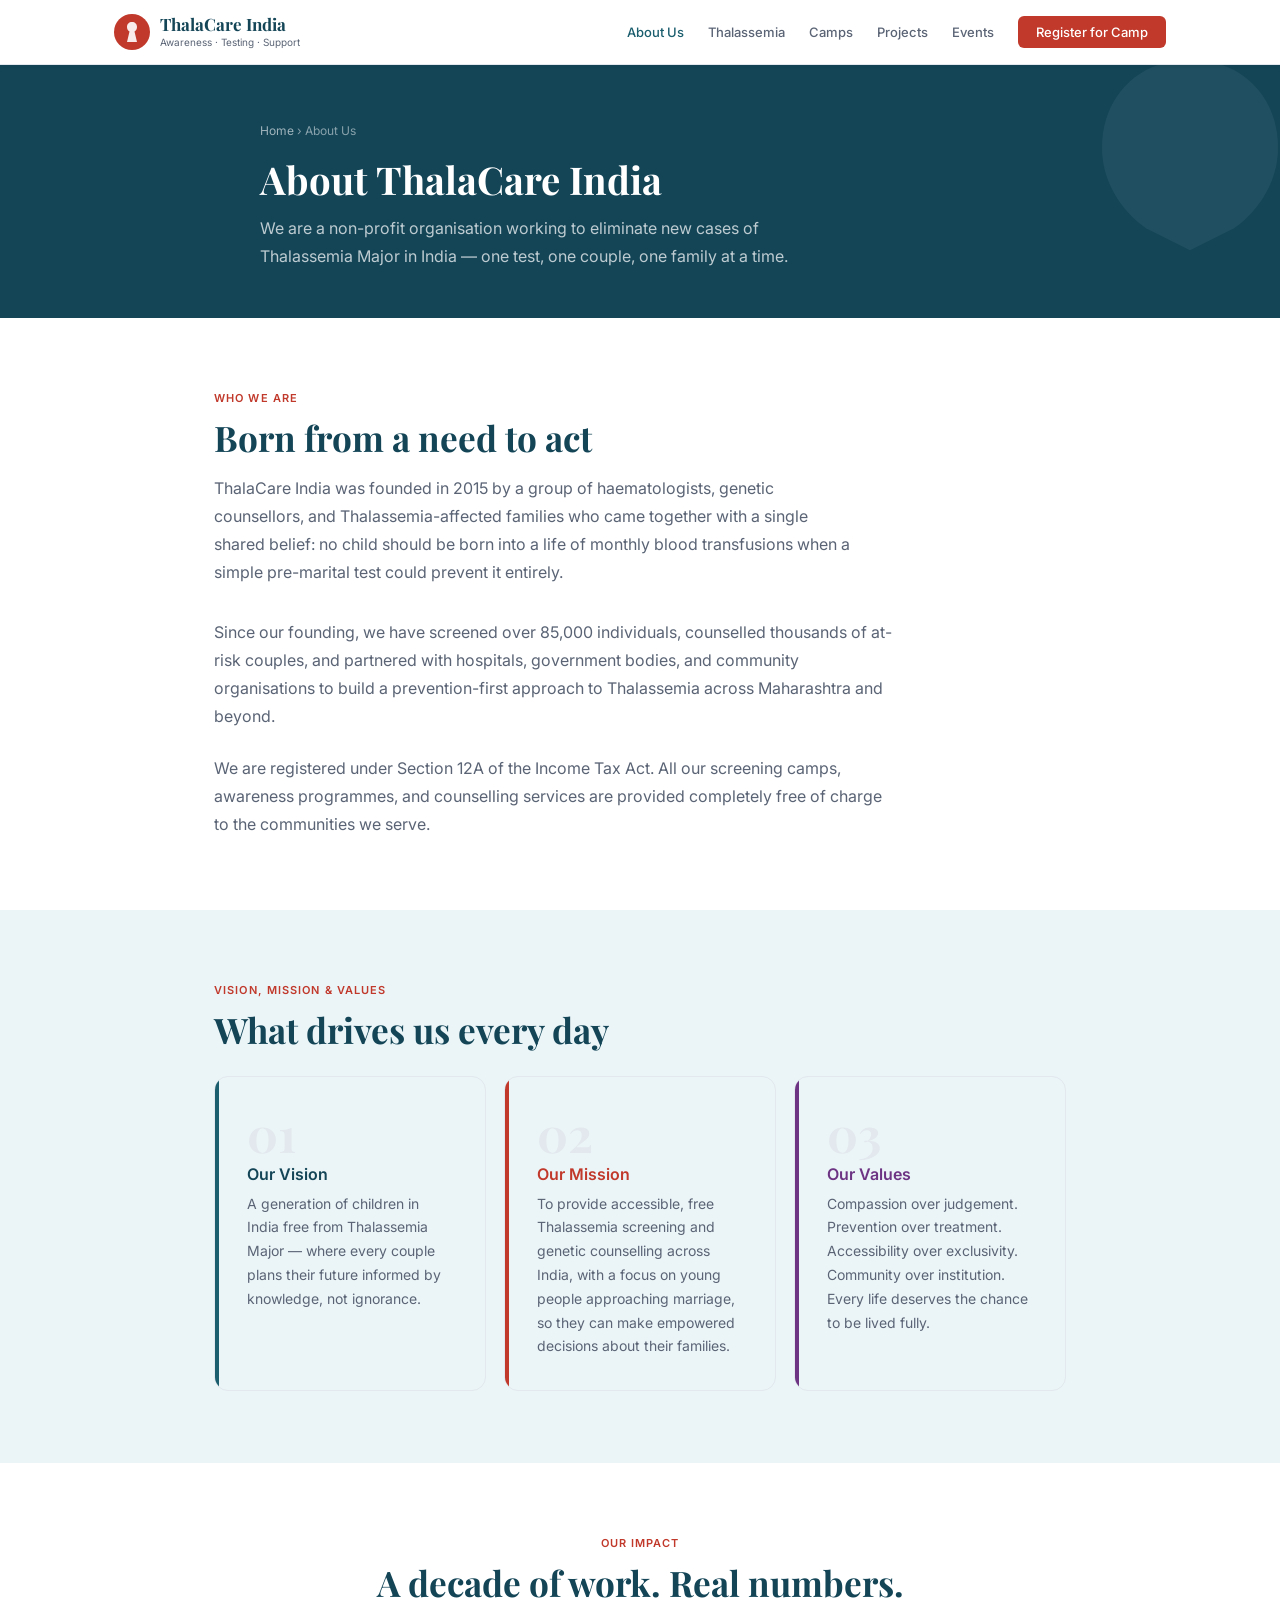
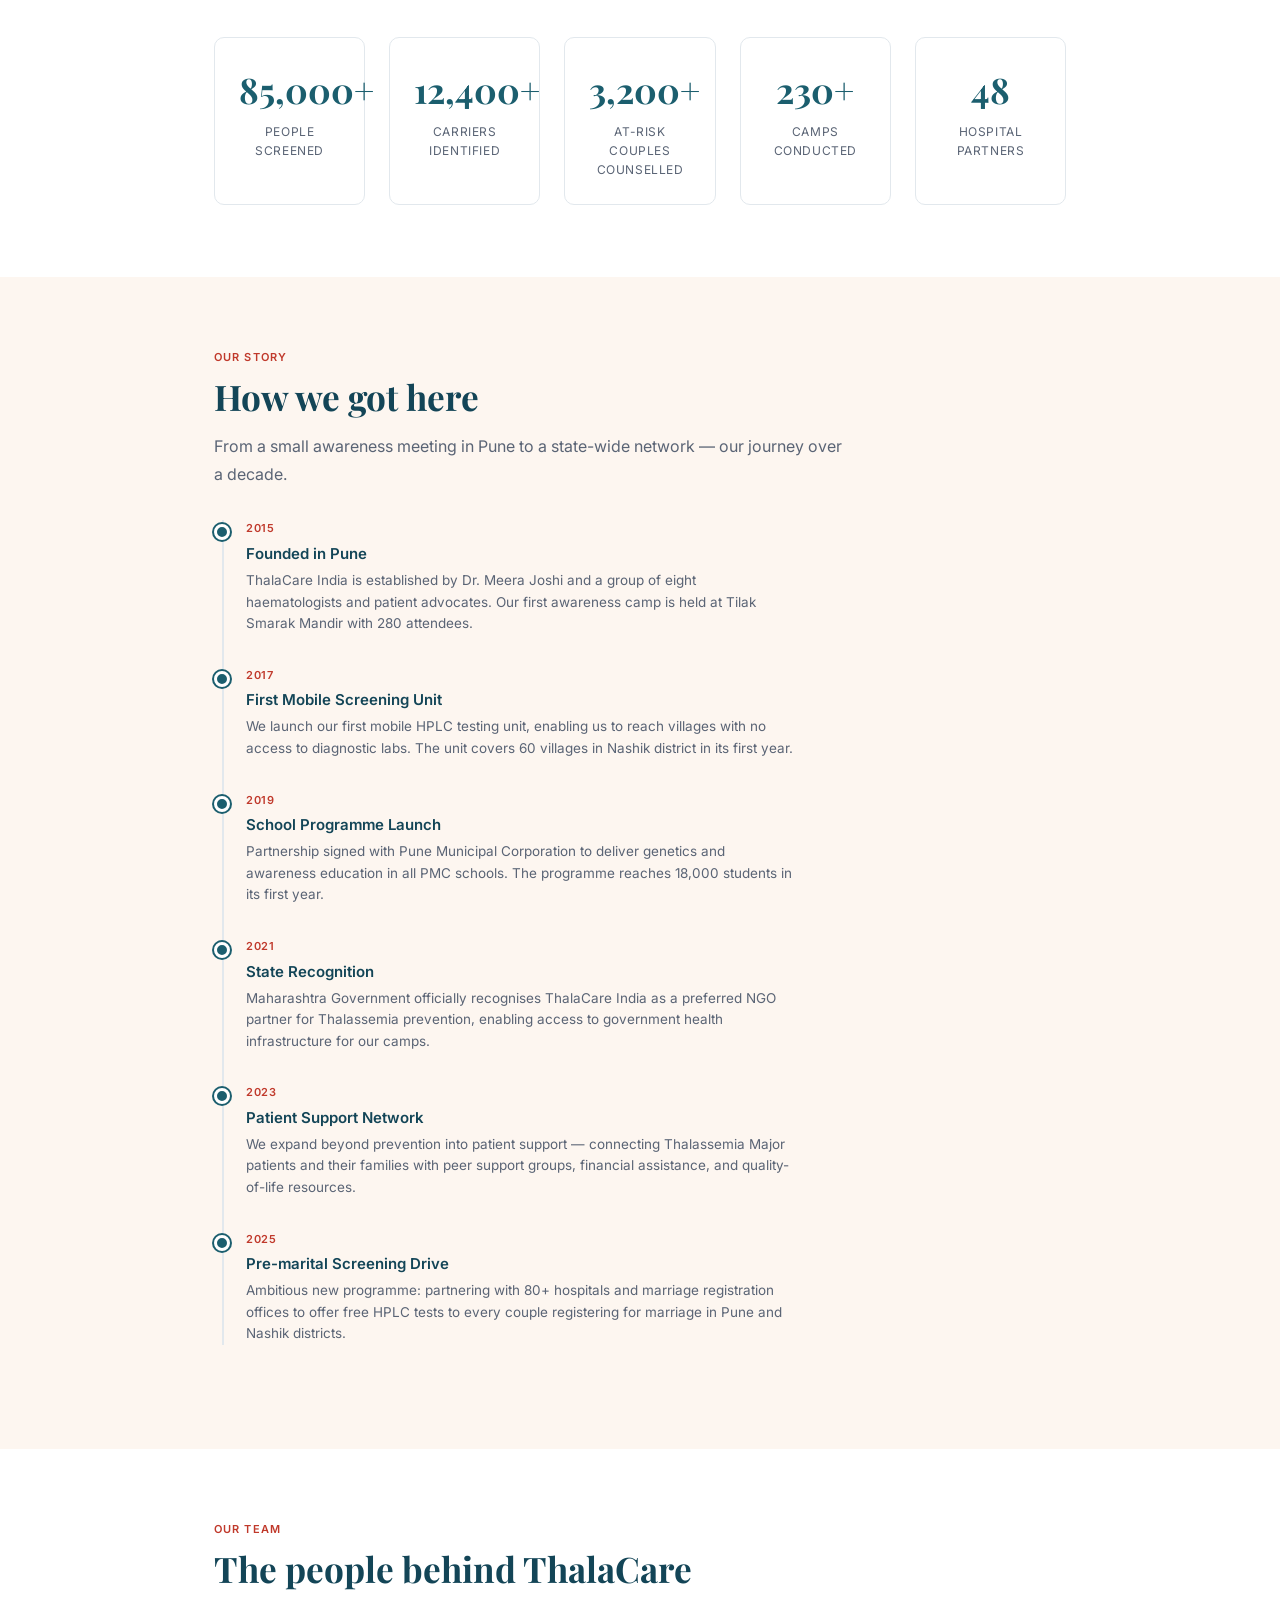
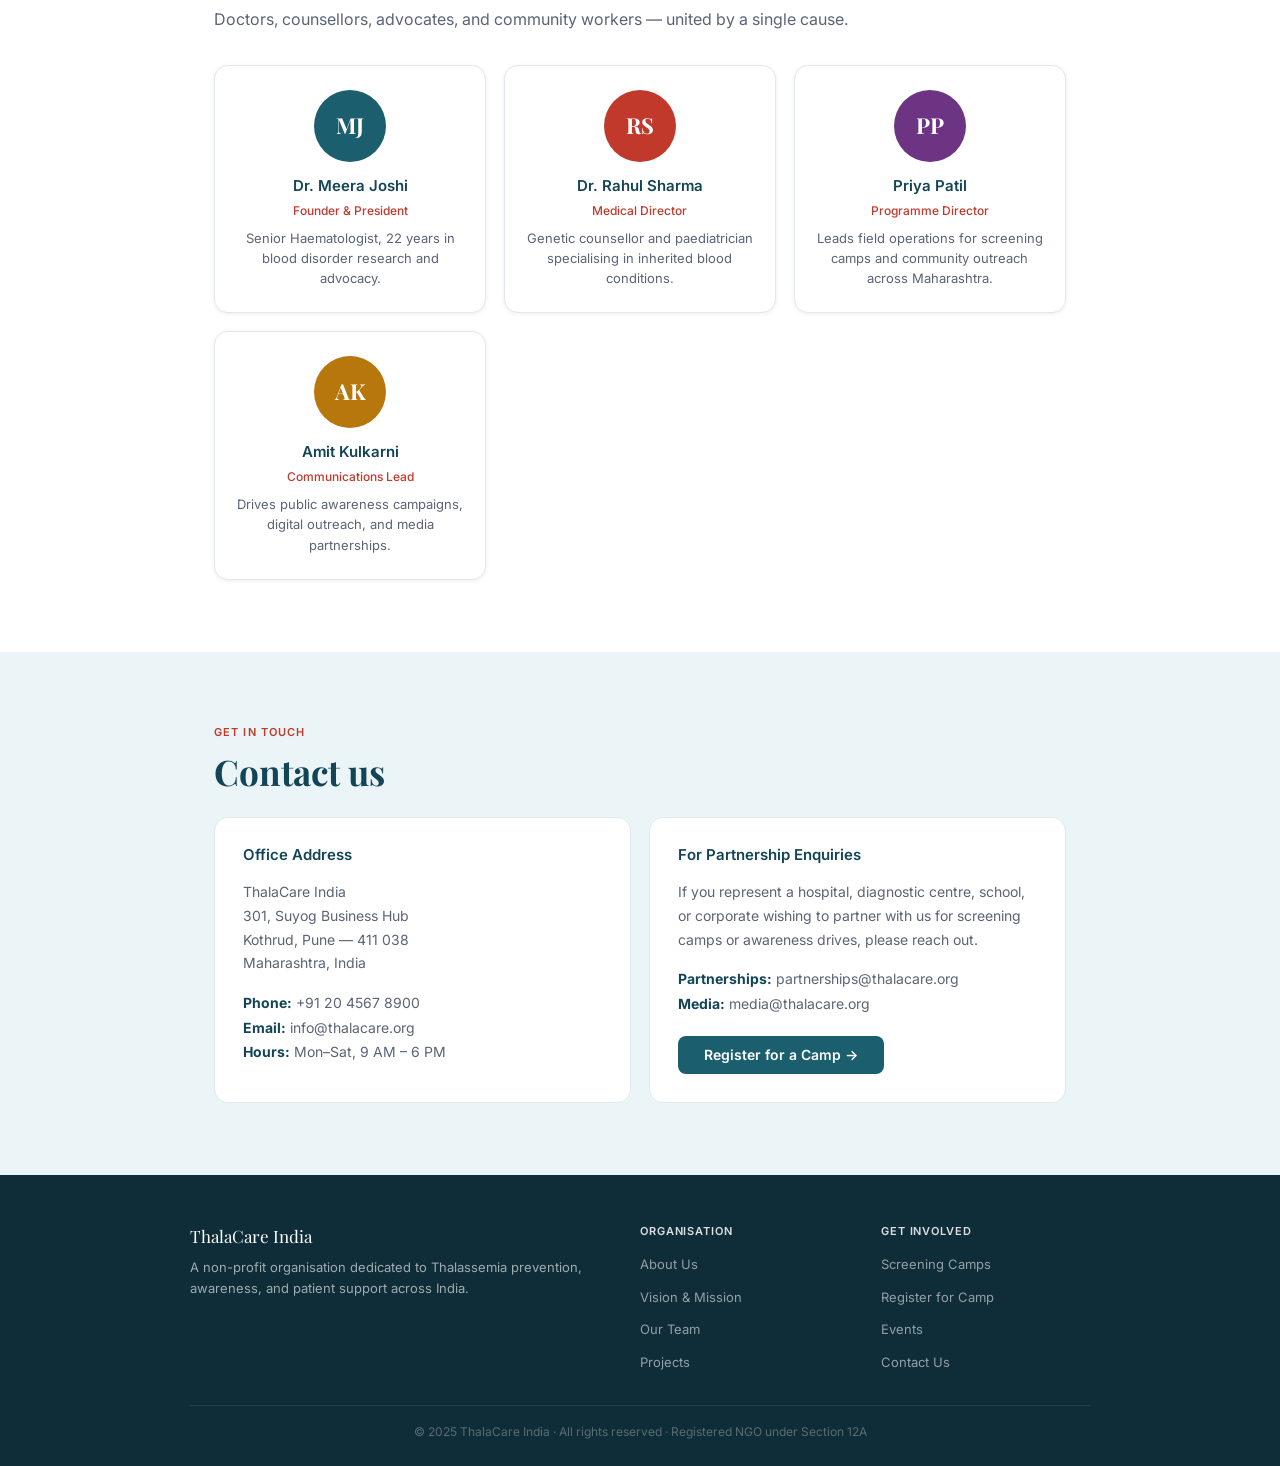
<file: about.html>
<!DOCTYPE html>
<html lang="en">
<head>
<meta charset="UTF-8"/>
<meta name="viewport" content="width=device-width, initial-scale=1.0"/>
<title>About Us — ThalaCare India</title>
<link href="https://fonts.googleapis.com/css2?family=Playfair+Display:wght@400;700&family=Inter:wght@400;500;600&display=swap" rel="stylesheet"/>
<link rel="stylesheet" href="shared.css"/>
</head>
<body>

<nav class="navbar">
  <div class="nav-inner">
    <a href="index.html" class="nav-logo">
      <div class="logo-icon"><svg width="16" height="20" viewBox="0 0 16 20" fill="none"><path d="M8 0C5 0 3 2 3 5C3 7 4 8.5 5.5 9.5L3 20H13L10.5 9.5C12 8.5 13 7 13 5C13 2 11 0 8 0Z" fill="white" opacity="0.9"/></svg></div>
      <div><div class="logo-text">ThalaCare India</div><div class="logo-sub">Awareness · Testing · Support</div></div>
    </a>
    <button class="nav-hamburger" id="hamburger">&#9776;</button>
    <ul class="nav-links" id="navLinks">
      <li><a href="about.html" class="active">About Us</a></li>
      <li><a href="thalassemia.html">Thalassemia</a></li>
      <li><a href="camps.html">Camps</a></li>
      <li><a href="projects.html">Projects</a></li>
      <li><a href="events.html">Events</a></li>
      <li><a href="register.html" class="nav-cta">Register for Camp</a></li>
    </ul>
  </div>
</nav>

<!-- PAGE HERO -->
<div class="page-hero">
  <svg class="page-hero-ribbon" viewBox="0 0 300 300" fill="none" aria-hidden="true"><path d="M150 20C80 20 30 70 30 140C30 185 55 225 90 250L150 280L210 250C245 225 270 185 270 140C270 70 220 20 150 20Z" fill="white"/></svg>
  <div class="page-hero-inner">
    <div class="breadcrumb"><a href="index.html">Home</a> &rsaquo; About Us</div>
    <h1>About ThalaCare India</h1>
    <p>We are a non-profit organisation working to eliminate new cases of Thalassemia Major in India — one test, one couple, one family at a time.</p>
  </div>
</div>

<!-- WHO WE ARE -->
<section class="section bg-white">
  <div class="container">
    <div class="section-eyebrow">Who We Are</div>
    <h2 class="section-title">Born from a need to act</h2>
    <p class="section-lead">ThalaCare India was founded in 2015 by a group of haematologists, genetic counsellors, and Thalassemia-affected families who came together with a single shared belief: no child should be born into a life of monthly blood transfusions when a simple pre-marital test could prevent it entirely.</p>
    <p style="color:var(--muted);line-height:1.75;max-width:680px;margin-bottom:1.5rem;">Since our founding, we have screened over 85,000 individuals, counselled thousands of at-risk couples, and partnered with hospitals, government bodies, and community organisations to build a prevention-first approach to Thalassemia across Maharashtra and beyond.</p>
    <p style="color:var(--muted);line-height:1.75;max-width:680px;">We are registered under Section 12A of the Income Tax Act. All our screening camps, awareness programmes, and counselling services are provided completely free of charge to the communities we serve.</p>
  </div>
</section>

<!-- VISION MISSION VALUES -->
<section class="section bg-teal-light" id="vision">
  <div class="container">
    <div class="section-eyebrow">Vision, Mission &amp; Values</div>
    <h2 class="section-title">What drives us every day</h2>
    <div class="card-grid three" style="margin-top:1.5rem;">
      <div class="vm-card vision">
        <div class="vm-number">01</div>
        <h3>Our Vision</h3>
        <p>A generation of children in India free from Thalassemia Major — where every couple plans their future informed by knowledge, not ignorance.</p>
      </div>
      <div class="vm-card mission">
        <div class="vm-number">02</div>
        <h3>Our Mission</h3>
        <p>To provide accessible, free Thalassemia screening and genetic counselling across India, with a focus on young people approaching marriage, so they can make empowered decisions about their families.</p>
      </div>
      <div class="vm-card values">
        <div class="vm-number">03</div>
        <h3>Our Values</h3>
        <p>Compassion over judgement. Prevention over treatment. Accessibility over exclusivity. Community over institution. Every life deserves the chance to be lived fully.</p>
      </div>
    </div>
  </div>
</section>

<!-- STATS -->
<section class="section bg-white">
  <div class="container" style="text-align:center;">
    <div class="section-eyebrow">Our Impact</div>
    <h2 class="section-title" style="margin-bottom:2rem;">A decade of work. Real numbers.</h2>
    <div class="stats-row">
      <div class="stat-card"><div class="num">85,000+</div><div class="lbl">People Screened</div></div>
      <div class="stat-card"><div class="num">12,400+</div><div class="lbl">Carriers Identified</div></div>
      <div class="stat-card"><div class="num">3,200+</div><div class="lbl">At-risk Couples Counselled</div></div>
      <div class="stat-card"><div class="num">230+</div><div class="lbl">Camps Conducted</div></div>
      <div class="stat-card"><div class="num">48</div><div class="lbl">Hospital Partners</div></div>
    </div>
  </div>
</section>

<!-- OUR STORY TIMELINE -->
<section class="section bg-cream">
  <div class="container">
    <div class="section-eyebrow">Our Story</div>
    <h2 class="section-title">How we got here</h2>
    <p class="section-lead">From a small awareness meeting in Pune to a state-wide network — our journey over a decade.</p>
    <div style="max-width:580px;">
      <div class="timeline">
        <div class="tl-item">
          <div class="tl-dot"></div>
          <div class="tl-year">2015</div>
          <h4>Founded in Pune</h4>
          <p>ThalaCare India is established by Dr. Meera Joshi and a group of eight haematologists and patient advocates. Our first awareness camp is held at Tilak Smarak Mandir with 280 attendees.</p>
        </div>
        <div class="tl-item">
          <div class="tl-dot"></div>
          <div class="tl-year">2017</div>
          <h4>First Mobile Screening Unit</h4>
          <p>We launch our first mobile HPLC testing unit, enabling us to reach villages with no access to diagnostic labs. The unit covers 60 villages in Nashik district in its first year.</p>
        </div>
        <div class="tl-item">
          <div class="tl-dot"></div>
          <div class="tl-year">2019</div>
          <h4>School Programme Launch</h4>
          <p>Partnership signed with Pune Municipal Corporation to deliver genetics and awareness education in all PMC schools. The programme reaches 18,000 students in its first year.</p>
        </div>
        <div class="tl-item">
          <div class="tl-dot"></div>
          <div class="tl-year">2021</div>
          <h4>State Recognition</h4>
          <p>Maharashtra Government officially recognises ThalaCare India as a preferred NGO partner for Thalassemia prevention, enabling access to government health infrastructure for our camps.</p>
        </div>
        <div class="tl-item">
          <div class="tl-dot"></div>
          <div class="tl-year">2023</div>
          <h4>Patient Support Network</h4>
          <p>We expand beyond prevention into patient support — connecting Thalassemia Major patients and their families with peer support groups, financial assistance, and quality-of-life resources.</p>
        </div>
        <div class="tl-item">
          <div class="tl-dot"></div>
          <div class="tl-year">2025</div>
          <h4>Pre-marital Screening Drive</h4>
          <p>Ambitious new programme: partnering with 80+ hospitals and marriage registration offices to offer free HPLC tests to every couple registering for marriage in Pune and Nashik districts.</p>
        </div>
      </div>
    </div>
  </div>
</section>

<!-- TEAM -->
<section class="section bg-white" id="team">
  <div class="container">
    <div class="section-eyebrow">Our Team</div>
    <h2 class="section-title">The people behind ThalaCare</h2>
    <p class="section-lead">Doctors, counsellors, advocates, and community workers — united by a single cause.</p>
    <div class="card-grid four">
      <div class="team-card">
        <div class="team-avatar" style="background:var(--teal)">MJ</div>
        <h4>Dr. Meera Joshi</h4>
        <div class="role">Founder &amp; President</div>
        <p>Senior Haematologist, 22 years in blood disorder research and advocacy.</p>
      </div>
      <div class="team-card">
        <div class="team-avatar" style="background:var(--red)">RS</div>
        <h4>Dr. Rahul Sharma</h4>
        <div class="role">Medical Director</div>
        <p>Genetic counsellor and paediatrician specialising in inherited blood conditions.</p>
      </div>
      <div class="team-card">
        <div class="team-avatar" style="background:var(--purple)">PP</div>
        <h4>Priya Patil</h4>
        <div class="role">Programme Director</div>
        <p>Leads field operations for screening camps and community outreach across Maharashtra.</p>
      </div>
      <div class="team-card">
        <div class="team-avatar" style="background:#B7770D">AK</div>
        <h4>Amit Kulkarni</h4>
        <div class="role">Communications Lead</div>
        <p>Drives public awareness campaigns, digital outreach, and media partnerships.</p>
      </div>
    </div>
  </div>
</section>

<!-- CONTACT -->
<section class="section bg-teal-light" id="contact">
  <div class="container">
    <div class="section-eyebrow">Get in Touch</div>
    <h2 class="section-title">Contact us</h2>
    <div class="card-grid two" style="margin-top:1.5rem;">
      <div style="background:white;border-radius:var(--radius-lg);padding:1.75rem;border:1px solid var(--border);">
        <h3 style="font-family:var(--font-sans);font-size:15px;font-weight:600;color:var(--teal-dark);margin-bottom:1rem;">Office Address</h3>
        <p style="font-size:14px;color:var(--muted);line-height:1.7;">ThalaCare India<br>301, Suyog Business Hub<br>Kothrud, Pune — 411 038<br>Maharashtra, India</p>
        <p style="font-size:14px;color:var(--muted);margin-top:1rem;"><strong style="color:var(--teal-dark);">Phone:</strong> +91 20 4567 8900<br><strong style="color:var(--teal-dark);">Email:</strong> info@thalacare.org<br><strong style="color:var(--teal-dark);">Hours:</strong> Mon–Sat, 9 AM – 6 PM</p>
      </div>
      <div style="background:white;border-radius:var(--radius-lg);padding:1.75rem;border:1px solid var(--border);">
        <h3 style="font-family:var(--font-sans);font-size:15px;font-weight:600;color:var(--teal-dark);margin-bottom:1rem;">For Partnership Enquiries</h3>
        <p style="font-size:14px;color:var(--muted);line-height:1.7;margin-bottom:1rem;">If you represent a hospital, diagnostic centre, school, or corporate wishing to partner with us for screening camps or awareness drives, please reach out.</p>
        <p style="font-size:14px;color:var(--muted);"><strong style="color:var(--teal-dark);">Partnerships:</strong> partnerships@thalacare.org<br><strong style="color:var(--teal-dark);">Media:</strong> media@thalacare.org</p>
        <div style="margin-top:1.25rem;"><a href="register.html" class="btn btn-teal">Register for a Camp &rarr;</a></div>
      </div>
    </div>
  </div>
</section>

<footer class="footer">
  <div class="footer-inner">
    <div class="footer-brand-col"><div class="footer-brand">ThalaCare India</div><p class="footer-desc">A non-profit organisation dedicated to Thalassemia prevention, awareness, and patient support across India.</p></div>
    <div class="footer-col"><h5>Organisation</h5><ul><li><a href="about.html">About Us</a></li><li><a href="about.html#vision">Vision &amp; Mission</a></li><li><a href="about.html#team">Our Team</a></li><li><a href="projects.html">Projects</a></li></ul></div>
    <div class="footer-col"><h5>Get Involved</h5><ul><li><a href="camps.html">Screening Camps</a></li><li><a href="register.html">Register for Camp</a></li><li><a href="events.html">Events</a></li><li><a href="about.html#contact">Contact Us</a></li></ul></div>
  </div>
  <div class="footer-copy">&copy; 2025 ThalaCare India &middot; All rights reserved &middot; Registered NGO under Section 12A</div>
</footer>
<script src="shared.js"></script>
</body>
</html>
</file>
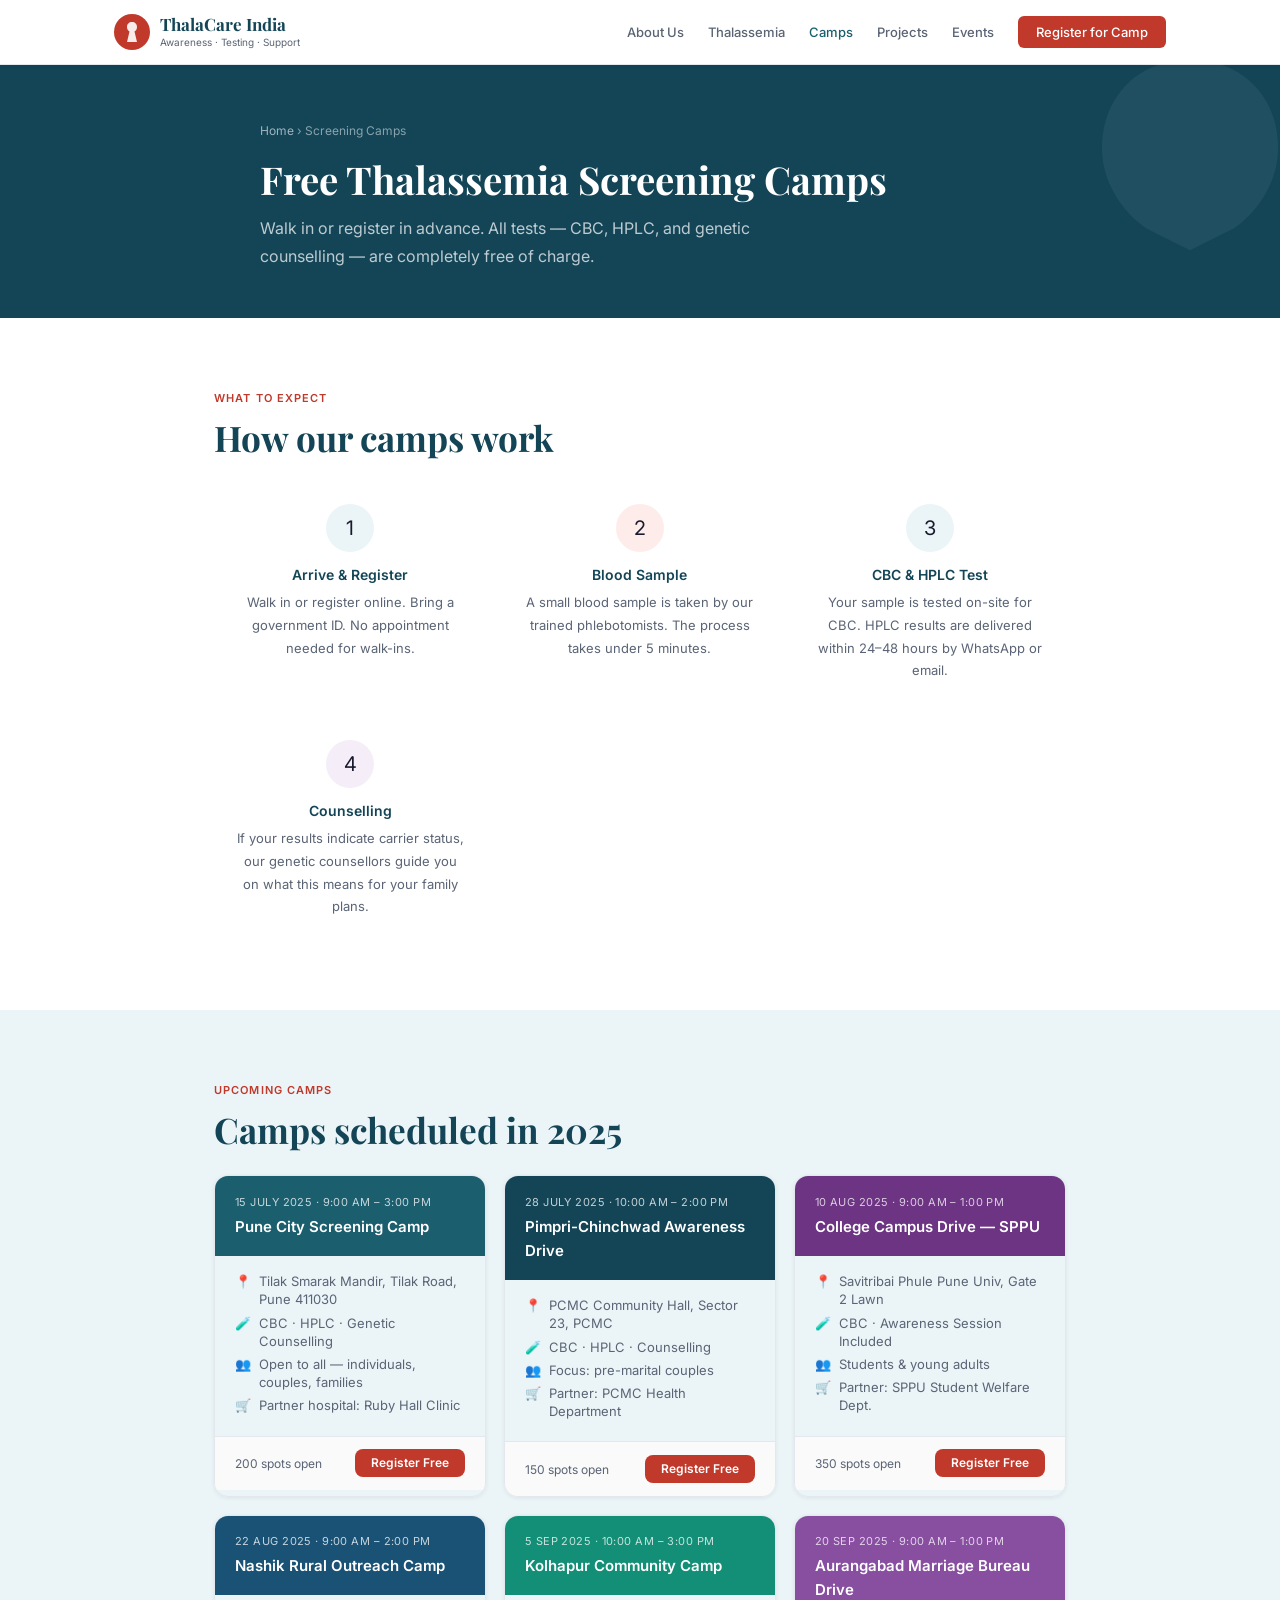
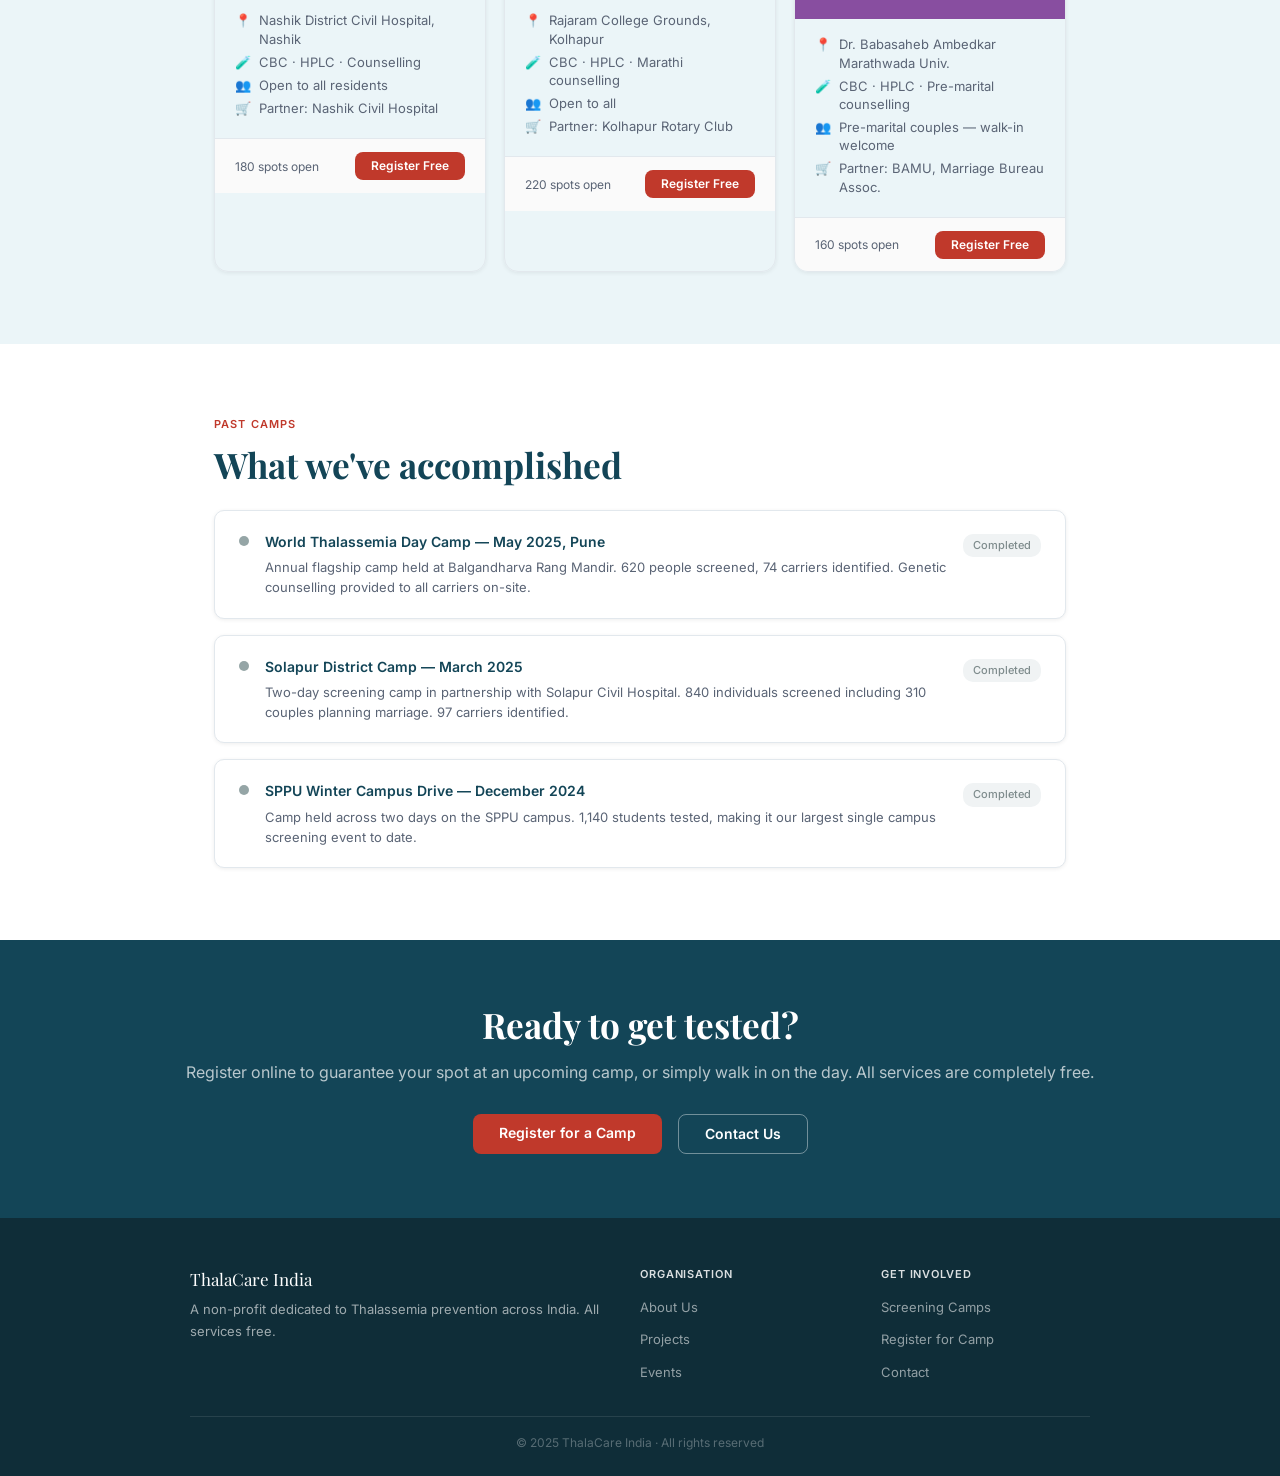
<file: camps.html>
<!DOCTYPE html>
<html lang="en">
<head>
<meta charset="UTF-8"/>
<meta name="viewport" content="width=device-width, initial-scale=1.0"/>
<title>Screening Camps — ThalaCare India</title>
<link href="https://fonts.googleapis.com/css2?family=Playfair+Display:wght@400;700&family=Inter:wght@400;500;600&display=swap" rel="stylesheet"/>
<link rel="stylesheet" href="shared.css"/>
</head>
<body>
<nav class="navbar">
  <div class="nav-inner">
    <a href="index.html" class="nav-logo">
      <div class="logo-icon"><svg width="16" height="20" viewBox="0 0 16 20" fill="none"><path d="M8 0C5 0 3 2 3 5C3 7 4 8.5 5.5 9.5L3 20H13L10.5 9.5C12 8.5 13 7 13 5C13 2 11 0 8 0Z" fill="white" opacity="0.9"/></svg></div>
      <div><div class="logo-text">ThalaCare India</div><div class="logo-sub">Awareness · Testing · Support</div></div>
    </a>
    <button class="nav-hamburger" id="hamburger">&#9776;</button>
    <ul class="nav-links" id="navLinks">
      <li><a href="about.html">About Us</a></li>
      <li><a href="thalassemia.html">Thalassemia</a></li>
      <li><a href="camps.html" class="active">Camps</a></li>
      <li><a href="projects.html">Projects</a></li>
      <li><a href="events.html">Events</a></li>
      <li><a href="register.html" class="nav-cta">Register for Camp</a></li>
    </ul>
  </div>
</nav>

<div class="page-hero">
  <svg class="page-hero-ribbon" viewBox="0 0 300 300" fill="none" aria-hidden="true"><path d="M150 20C80 20 30 70 30 140C30 185 55 225 90 250L150 280L210 250C245 225 270 185 270 140C270 70 220 20 150 20Z" fill="white"/></svg>
  <div class="page-hero-inner">
    <div class="breadcrumb"><a href="index.html">Home</a> &rsaquo; Screening Camps</div>
    <h1>Free Thalassemia Screening Camps</h1>
    <p>Walk in or register in advance. All tests — CBC, HPLC, and genetic counselling — are completely free of charge.</p>
  </div>
</div>

<!-- HOW IT WORKS -->
<section class="section bg-white">
  <div class="container">
    <div class="section-eyebrow">What to Expect</div>
    <h2 class="section-title">How our camps work</h2>
    <div class="card-grid four" style="margin-top:1.5rem;">
      <div style="text-align:center;padding:1.25rem;">
        <div style="width:48px;height:48px;background:var(--teal-light);border-radius:50%;display:flex;align-items:center;justify-content:center;margin:0 auto 0.75rem;font-size:20px;">1</div>
        <h4 style="font-family:var(--font-sans);font-size:14px;font-weight:600;color:var(--teal-dark);margin-bottom:5px;">Arrive &amp; Register</h4>
        <p style="font-size:13px;color:var(--muted);">Walk in or register online. Bring a government ID. No appointment needed for walk-ins.</p>
      </div>
      <div style="text-align:center;padding:1.25rem;">
        <div style="width:48px;height:48px;background:var(--red-light);border-radius:50%;display:flex;align-items:center;justify-content:center;margin:0 auto 0.75rem;font-size:20px;">2</div>
        <h4 style="font-family:var(--font-sans);font-size:14px;font-weight:600;color:var(--teal-dark);margin-bottom:5px;">Blood Sample</h4>
        <p style="font-size:13px;color:var(--muted);">A small blood sample is taken by our trained phlebotomists. The process takes under 5 minutes.</p>
      </div>
      <div style="text-align:center;padding:1.25rem;">
        <div style="width:48px;height:48px;background:var(--teal-light);border-radius:50%;display:flex;align-items:center;justify-content:center;margin:0 auto 0.75rem;font-size:20px;">3</div>
        <h4 style="font-family:var(--font-sans);font-size:14px;font-weight:600;color:var(--teal-dark);margin-bottom:5px;">CBC &amp; HPLC Test</h4>
        <p style="font-size:13px;color:var(--muted);">Your sample is tested on-site for CBC. HPLC results are delivered within 24–48 hours by WhatsApp or email.</p>
      </div>
      <div style="text-align:center;padding:1.25rem;">
        <div style="width:48px;height:48px;background:var(--purple-light);border-radius:50%;display:flex;align-items:center;justify-content:center;margin:0 auto 0.75rem;font-size:20px;">4</div>
        <h4 style="font-family:var(--font-sans);font-size:14px;font-weight:600;color:var(--teal-dark);margin-bottom:5px;">Counselling</h4>
        <p style="font-size:13px;color:var(--muted);">If your results indicate carrier status, our genetic counsellors guide you on what this means for your family plans.</p>
      </div>
    </div>
  </div>
</section>

<!-- UPCOMING CAMPS -->
<section class="section bg-teal-light">
  <div class="container">
    <div class="section-eyebrow">Upcoming Camps</div>
    <h2 class="section-title">Camps scheduled in 2025</h2>
    <div class="card-grid three" style="margin-top:1.5rem;">

      <div class="camp-card">
        <div class="camp-header" style="background:var(--teal)">
          <div class="camp-date">15 July 2025 &middot; 9:00 AM – 3:00 PM</div>
          <div class="camp-title">Pune City Screening Camp</div>
        </div>
        <div class="camp-body">
          <div class="camp-detail"><span class="ci">&#128205;</span> Tilak Smarak Mandir, Tilak Road, Pune 411030</div>
          <div class="camp-detail"><span class="ci">&#129514;</span> CBC · HPLC · Genetic Counselling</div>
          <div class="camp-detail"><span class="ci">&#128101;</span> Open to all — individuals, couples, families</div>
          <div class="camp-detail"><span class="ci">&#128722;</span> Partner hospital: Ruby Hall Clinic</div>
        </div>
        <div class="camp-footer"><span class="spots">200 spots open</span><a href="register.html" class="btn btn-sm btn-primary">Register Free</a></div>
      </div>

      <div class="camp-card">
        <div class="camp-header" style="background:var(--teal-dark)">
          <div class="camp-date">28 July 2025 &middot; 10:00 AM – 2:00 PM</div>
          <div class="camp-title">Pimpri-Chinchwad Awareness Drive</div>
        </div>
        <div class="camp-body">
          <div class="camp-detail"><span class="ci">&#128205;</span> PCMC Community Hall, Sector 23, PCMC</div>
          <div class="camp-detail"><span class="ci">&#129514;</span> CBC · HPLC · Counselling</div>
          <div class="camp-detail"><span class="ci">&#128101;</span> Focus: pre-marital couples</div>
          <div class="camp-detail"><span class="ci">&#128722;</span> Partner: PCMC Health Department</div>
        </div>
        <div class="camp-footer"><span class="spots">150 spots open</span><a href="register.html" class="btn btn-sm btn-primary">Register Free</a></div>
      </div>

      <div class="camp-card">
        <div class="camp-header" style="background:#6C3483">
          <div class="camp-date">10 Aug 2025 &middot; 9:00 AM – 1:00 PM</div>
          <div class="camp-title">College Campus Drive — SPPU</div>
        </div>
        <div class="camp-body">
          <div class="camp-detail"><span class="ci">&#128205;</span> Savitribai Phule Pune Univ, Gate 2 Lawn</div>
          <div class="camp-detail"><span class="ci">&#129514;</span> CBC · Awareness Session Included</div>
          <div class="camp-detail"><span class="ci">&#128101;</span> Students &amp; young adults</div>
          <div class="camp-detail"><span class="ci">&#128722;</span> Partner: SPPU Student Welfare Dept.</div>
        </div>
        <div class="camp-footer"><span class="spots">350 spots open</span><a href="register.html" class="btn btn-sm btn-primary">Register Free</a></div>
      </div>

      <div class="camp-card">
        <div class="camp-header" style="background:#1A5276">
          <div class="camp-date">22 Aug 2025 &middot; 9:00 AM – 2:00 PM</div>
          <div class="camp-title">Nashik Rural Outreach Camp</div>
        </div>
        <div class="camp-body">
          <div class="camp-detail"><span class="ci">&#128205;</span> Nashik District Civil Hospital, Nashik</div>
          <div class="camp-detail"><span class="ci">&#129514;</span> CBC · HPLC · Counselling</div>
          <div class="camp-detail"><span class="ci">&#128101;</span> Open to all residents</div>
          <div class="camp-detail"><span class="ci">&#128722;</span> Partner: Nashik Civil Hospital</div>
        </div>
        <div class="camp-footer"><span class="spots">180 spots open</span><a href="register.html" class="btn btn-sm btn-primary">Register Free</a></div>
      </div>

      <div class="camp-card">
        <div class="camp-header" style="background:#148F77">
          <div class="camp-date">5 Sep 2025 &middot; 10:00 AM – 3:00 PM</div>
          <div class="camp-title">Kolhapur Community Camp</div>
        </div>
        <div class="camp-body">
          <div class="camp-detail"><span class="ci">&#128205;</span> Rajaram College Grounds, Kolhapur</div>
          <div class="camp-detail"><span class="ci">&#129514;</span> CBC · HPLC · Marathi counselling</div>
          <div class="camp-detail"><span class="ci">&#128101;</span> Open to all</div>
          <div class="camp-detail"><span class="ci">&#128722;</span> Partner: Kolhapur Rotary Club</div>
        </div>
        <div class="camp-footer"><span class="spots">220 spots open</span><a href="register.html" class="btn btn-sm btn-primary">Register Free</a></div>
      </div>

      <div class="camp-card">
        <div class="camp-header" style="background:#884EA0">
          <div class="camp-date">20 Sep 2025 &middot; 9:00 AM – 1:00 PM</div>
          <div class="camp-title">Aurangabad Marriage Bureau Drive</div>
        </div>
        <div class="camp-body">
          <div class="camp-detail"><span class="ci">&#128205;</span> Dr. Babasaheb Ambedkar Marathwada Univ.</div>
          <div class="camp-detail"><span class="ci">&#129514;</span> CBC · HPLC · Pre-marital counselling</div>
          <div class="camp-detail"><span class="ci">&#128101;</span> Pre-marital couples — walk-in welcome</div>
          <div class="camp-detail"><span class="ci">&#128722;</span> Partner: BAMU, Marriage Bureau Assoc.</div>
        </div>
        <div class="camp-footer"><span class="spots">160 spots open</span><a href="register.html" class="btn btn-sm btn-primary">Register Free</a></div>
      </div>

    </div>
  </div>
</section>

<!-- PAST CAMPS -->
<section class="section bg-white">
  <div class="container">
    <div class="section-eyebrow">Past Camps</div>
    <h2 class="section-title">What we've accomplished</h2>
    <div class="proj-list" style="margin-top:1.5rem;">
      <div class="proj-item">
        <div class="proj-dot dot-done"></div>
        <div class="proj-info">
          <h4>World Thalassemia Day Camp — May 2025, Pune</h4>
          <p>Annual flagship camp held at Balgandharva Rang Mandir. 620 people screened, 74 carriers identified. Genetic counselling provided to all carriers on-site.</p>
        </div>
        <div class="proj-meta"><span class="tag tag-done">Completed</span></div>
      </div>
      <div class="proj-item">
        <div class="proj-dot dot-done"></div>
        <div class="proj-info">
          <h4>Solapur District Camp — March 2025</h4>
          <p>Two-day screening camp in partnership with Solapur Civil Hospital. 840 individuals screened including 310 couples planning marriage. 97 carriers identified.</p>
        </div>
        <div class="proj-meta"><span class="tag tag-done">Completed</span></div>
      </div>
      <div class="proj-item">
        <div class="proj-dot dot-done"></div>
        <div class="proj-info">
          <h4>SPPU Winter Campus Drive — December 2024</h4>
          <p>Camp held across two days on the SPPU campus. 1,140 students tested, making it our largest single campus screening event to date.</p>
        </div>
        <div class="proj-meta"><span class="tag tag-done">Completed</span></div>
      </div>
    </div>
  </div>
</section>

<div class="cta-banner">
  <h2>Ready to get tested?</h2>
  <p>Register online to guarantee your spot at an upcoming camp, or simply walk in on the day. All services are completely free.</p>
  <div class="cta-actions">
    <a href="register.html" class="btn btn-primary">Register for a Camp</a>
    <a href="about.html#contact" class="btn btn-outline-light">Contact Us</a>
  </div>
</div>

<footer class="footer">
  <div class="footer-inner">
    <div class="footer-brand-col"><div class="footer-brand">ThalaCare India</div><p class="footer-desc">A non-profit dedicated to Thalassemia prevention across India. All services free.</p></div>
    <div class="footer-col"><h5>Organisation</h5><ul><li><a href="about.html">About Us</a></li><li><a href="projects.html">Projects</a></li><li><a href="events.html">Events</a></li></ul></div>
    <div class="footer-col"><h5>Get Involved</h5><ul><li><a href="camps.html">Screening Camps</a></li><li><a href="register.html">Register for Camp</a></li><li><a href="about.html#contact">Contact</a></li></ul></div>
  </div>
  <div class="footer-copy">&copy; 2025 ThalaCare India &middot; All rights reserved</div>
</footer>
<script src="shared.js"></script>
</body>
</html>
</file>
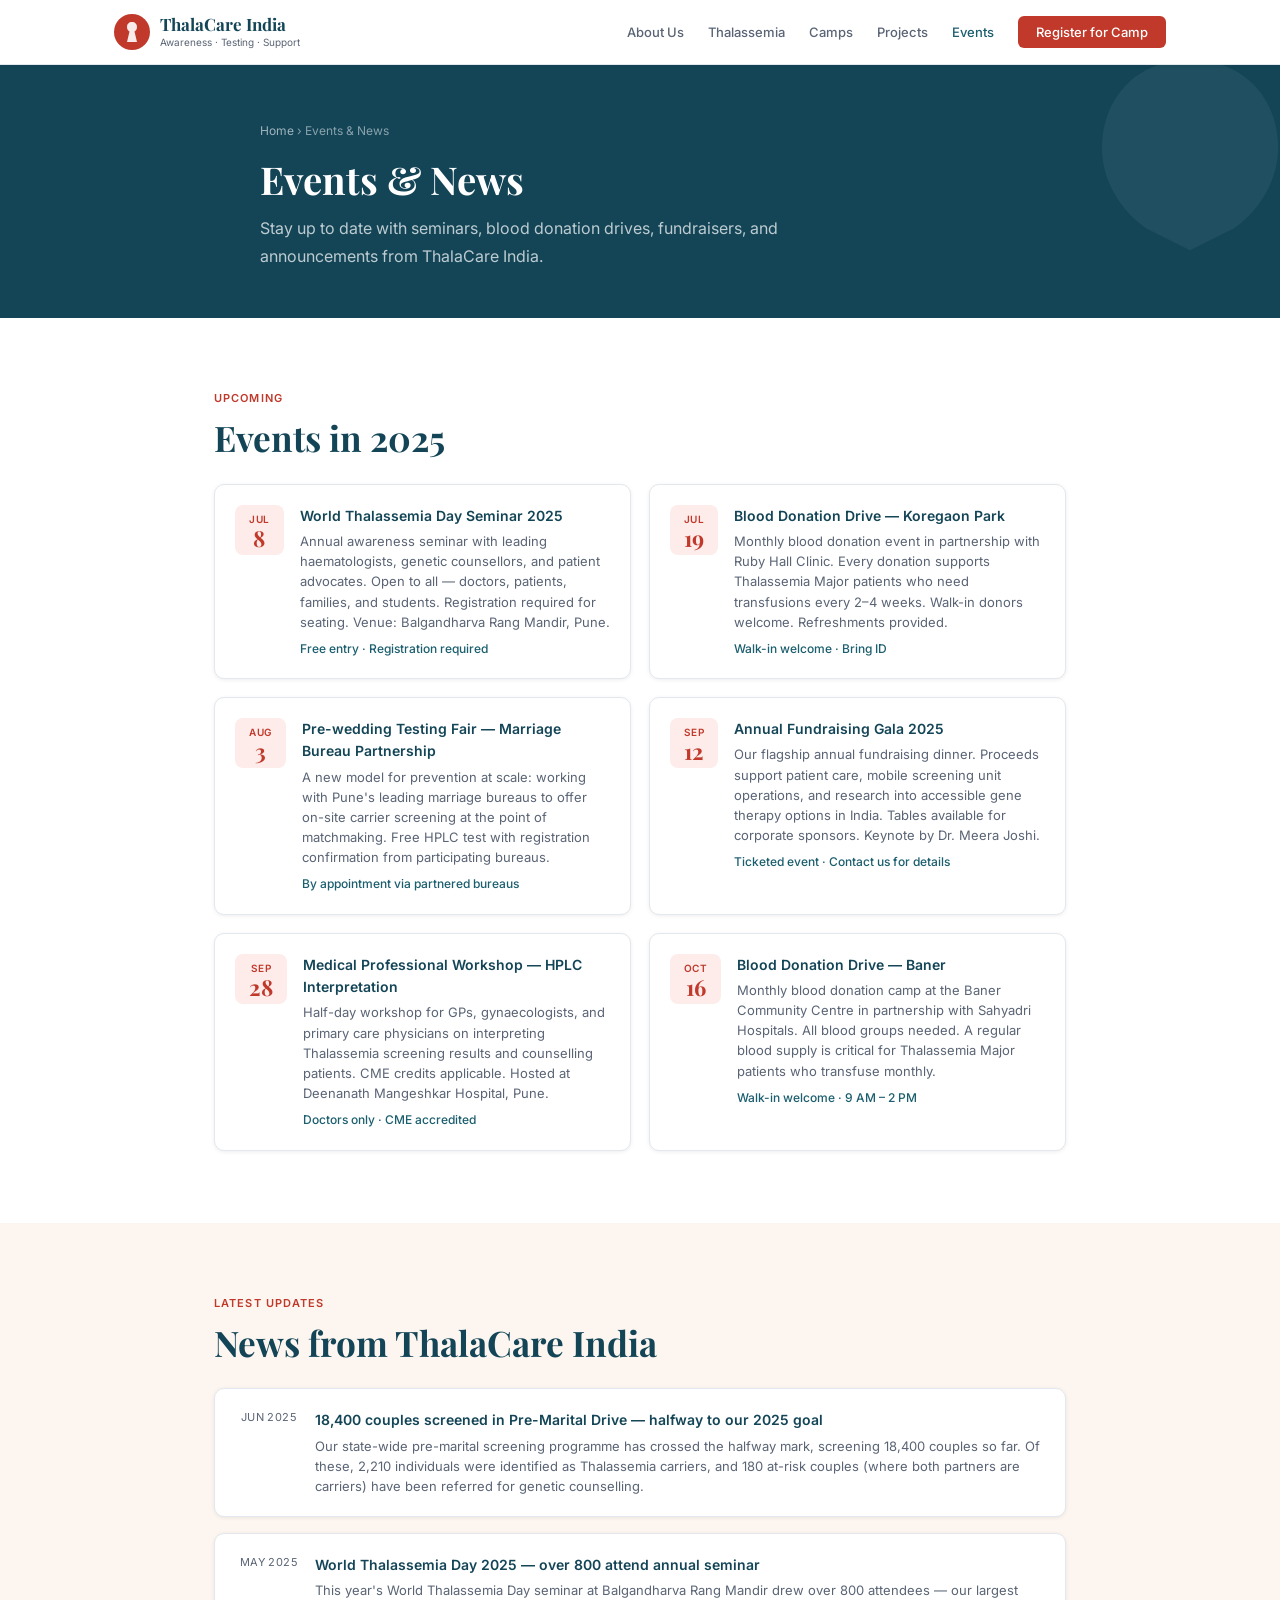
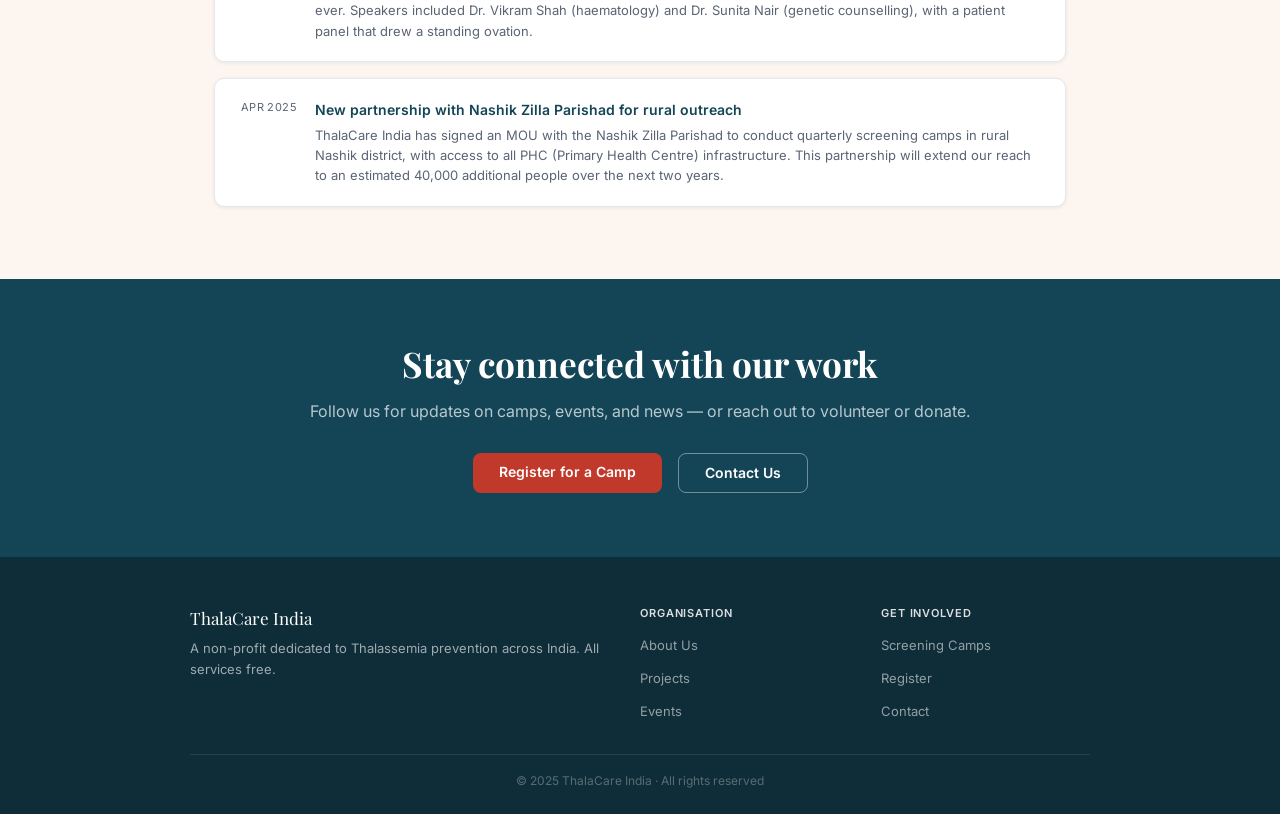
<file: events.html>
<!DOCTYPE html>
<html lang="en">
<head>
<meta charset="UTF-8"/>
<meta name="viewport" content="width=device-width, initial-scale=1.0"/>
<title>Events &amp; News — ThalaCare India</title>
<link href="https://fonts.googleapis.com/css2?family=Playfair+Display:wght@400;700&family=Inter:wght@400;500;600&display=swap" rel="stylesheet"/>
<link rel="stylesheet" href="shared.css"/>
</head>
<body>
<nav class="navbar">
  <div class="nav-inner">
    <a href="index.html" class="nav-logo">
      <div class="logo-icon"><svg width="16" height="20" viewBox="0 0 16 20" fill="none"><path d="M8 0C5 0 3 2 3 5C3 7 4 8.5 5.5 9.5L3 20H13L10.5 9.5C12 8.5 13 7 13 5C13 2 11 0 8 0Z" fill="white" opacity="0.9"/></svg></div>
      <div><div class="logo-text">ThalaCare India</div><div class="logo-sub">Awareness · Testing · Support</div></div>
    </a>
    <button class="nav-hamburger" id="hamburger">&#9776;</button>
    <ul class="nav-links" id="navLinks">
      <li><a href="about.html">About Us</a></li>
      <li><a href="thalassemia.html">Thalassemia</a></li>
      <li><a href="camps.html">Camps</a></li>
      <li><a href="projects.html">Projects</a></li>
      <li><a href="events.html" class="active">Events</a></li>
      <li><a href="register.html" class="nav-cta">Register for Camp</a></li>
    </ul>
  </div>
</nav>

<div class="page-hero">
  <svg class="page-hero-ribbon" viewBox="0 0 300 300" fill="none" aria-hidden="true"><path d="M150 20C80 20 30 70 30 140C30 185 55 225 90 250L150 280L210 250C245 225 270 185 270 140C270 70 220 20 150 20Z" fill="white"/></svg>
  <div class="page-hero-inner">
    <div class="breadcrumb"><a href="index.html">Home</a> &rsaquo; Events &amp; News</div>
    <h1>Events &amp; News</h1>
    <p>Stay up to date with seminars, blood donation drives, fundraisers, and announcements from ThalaCare India.</p>
  </div>
</div>

<!-- UPCOMING EVENTS -->
<section class="section bg-white">
  <div class="container">
    <div class="section-eyebrow">Upcoming</div>
    <h2 class="section-title">Events in 2025</h2>
    <div class="card-grid two" style="margin-top:1.5rem;">

      <div class="event-card" style="display:flex;gap:1rem;align-items:flex-start;">
        <div class="event-date-badge" style="flex-shrink:0;"><span class="event-month">Jul</span><span class="event-day">8</span></div>
        <div>
          <h4>World Thalassemia Day Seminar 2025</h4>
          <p>Annual awareness seminar with leading haematologists, genetic counsellors, and patient advocates. Open to all — doctors, patients, families, and students. Registration required for seating. Venue: Balgandharva Rang Mandir, Pune.</p>
          <p style="margin-top:0.5rem;font-size:12px;color:var(--teal);font-weight:500;">Free entry &middot; Registration required</p>
        </div>
      </div>

      <div class="event-card" style="display:flex;gap:1rem;align-items:flex-start;">
        <div class="event-date-badge" style="flex-shrink:0;"><span class="event-month">Jul</span><span class="event-day">19</span></div>
        <div>
          <h4>Blood Donation Drive — Koregaon Park</h4>
          <p>Monthly blood donation event in partnership with Ruby Hall Clinic. Every donation supports Thalassemia Major patients who need transfusions every 2–4 weeks. Walk-in donors welcome. Refreshments provided.</p>
          <p style="margin-top:0.5rem;font-size:12px;color:var(--teal);font-weight:500;">Walk-in welcome &middot; Bring ID</p>
        </div>
      </div>

      <div class="event-card" style="display:flex;gap:1rem;align-items:flex-start;">
        <div class="event-date-badge" style="flex-shrink:0;"><span class="event-month">Aug</span><span class="event-day">3</span></div>
        <div>
          <h4>Pre-wedding Testing Fair — Marriage Bureau Partnership</h4>
          <p>A new model for prevention at scale: working with Pune's leading marriage bureaus to offer on-site carrier screening at the point of matchmaking. Free HPLC test with registration confirmation from participating bureaus.</p>
          <p style="margin-top:0.5rem;font-size:12px;color:var(--teal);font-weight:500;">By appointment via partnered bureaus</p>
        </div>
      </div>

      <div class="event-card" style="display:flex;gap:1rem;align-items:flex-start;">
        <div class="event-date-badge" style="flex-shrink:0;"><span class="event-month">Sep</span><span class="event-day">12</span></div>
        <div>
          <h4>Annual Fundraising Gala 2025</h4>
          <p>Our flagship annual fundraising dinner. Proceeds support patient care, mobile screening unit operations, and research into accessible gene therapy options in India. Tables available for corporate sponsors. Keynote by Dr. Meera Joshi.</p>
          <p style="margin-top:0.5rem;font-size:12px;color:var(--teal);font-weight:500;">Ticketed event &middot; Contact us for details</p>
        </div>
      </div>

      <div class="event-card" style="display:flex;gap:1rem;align-items:flex-start;">
        <div class="event-date-badge" style="flex-shrink:0;"><span class="event-month">Sep</span><span class="event-day">28</span></div>
        <div>
          <h4>Medical Professional Workshop — HPLC Interpretation</h4>
          <p>Half-day workshop for GPs, gynaecologists, and primary care physicians on interpreting Thalassemia screening results and counselling patients. CME credits applicable. Hosted at Deenanath Mangeshkar Hospital, Pune.</p>
          <p style="margin-top:0.5rem;font-size:12px;color:var(--teal);font-weight:500;">Doctors only &middot; CME accredited</p>
        </div>
      </div>

      <div class="event-card" style="display:flex;gap:1rem;align-items:flex-start;">
        <div class="event-date-badge" style="flex-shrink:0;"><span class="event-month">Oct</span><span class="event-day">16</span></div>
        <div>
          <h4>Blood Donation Drive — Baner</h4>
          <p>Monthly blood donation camp at the Baner Community Centre in partnership with Sahyadri Hospitals. All blood groups needed. A regular blood supply is critical for Thalassemia Major patients who transfuse monthly.</p>
          <p style="margin-top:0.5rem;font-size:12px;color:var(--teal);font-weight:500;">Walk-in welcome &middot; 9 AM – 2 PM</p>
        </div>
      </div>

    </div>
  </div>
</section>

<!-- NEWS & UPDATES -->
<section class="section bg-cream">
  <div class="container">
    <div class="section-eyebrow">Latest Updates</div>
    <h2 class="section-title">News from ThalaCare India</h2>
    <div class="proj-list" style="margin-top:1.5rem;">
      <div class="proj-item">
        <div style="min-width:60px;text-align:center;">
          <div style="font-size:11px;color:var(--muted);text-transform:uppercase;letter-spacing:0.04em;">Jun 2025</div>
        </div>
        <div class="proj-info">
          <h4>18,400 couples screened in Pre-Marital Drive — halfway to our 2025 goal</h4>
          <p>Our state-wide pre-marital screening programme has crossed the halfway mark, screening 18,400 couples so far. Of these, 2,210 individuals were identified as Thalassemia carriers, and 180 at-risk couples (where both partners are carriers) have been referred for genetic counselling.</p>
        </div>
      </div>
      <div class="proj-item">
        <div style="min-width:60px;text-align:center;">
          <div style="font-size:11px;color:var(--muted);text-transform:uppercase;letter-spacing:0.04em;">May 2025</div>
        </div>
        <div class="proj-info">
          <h4>World Thalassemia Day 2025 — over 800 attend annual seminar</h4>
          <p>This year's World Thalassemia Day seminar at Balgandharva Rang Mandir drew over 800 attendees — our largest ever. Speakers included Dr. Vikram Shah (haematology) and Dr. Sunita Nair (genetic counselling), with a patient panel that drew a standing ovation.</p>
        </div>
      </div>
      <div class="proj-item">
        <div style="min-width:60px;text-align:center;">
          <div style="font-size:11px;color:var(--muted);text-transform:uppercase;letter-spacing:0.04em;">Apr 2025</div>
        </div>
        <div class="proj-info">
          <h4>New partnership with Nashik Zilla Parishad for rural outreach</h4>
          <p>ThalaCare India has signed an MOU with the Nashik Zilla Parishad to conduct quarterly screening camps in rural Nashik district, with access to all PHC (Primary Health Centre) infrastructure. This partnership will extend our reach to an estimated 40,000 additional people over the next two years.</p>
        </div>
      </div>
    </div>
  </div>
</section>

<div class="cta-banner">
  <h2>Stay connected with our work</h2>
  <p>Follow us for updates on camps, events, and news — or reach out to volunteer or donate.</p>
  <div class="cta-actions">
    <a href="register.html" class="btn btn-primary">Register for a Camp</a>
    <a href="about.html#contact" class="btn btn-outline-light">Contact Us</a>
  </div>
</div>

<footer class="footer">
  <div class="footer-inner">
    <div class="footer-brand-col"><div class="footer-brand">ThalaCare India</div><p class="footer-desc">A non-profit dedicated to Thalassemia prevention across India. All services free.</p></div>
    <div class="footer-col"><h5>Organisation</h5><ul><li><a href="about.html">About Us</a></li><li><a href="projects.html">Projects</a></li><li><a href="events.html">Events</a></li></ul></div>
    <div class="footer-col"><h5>Get Involved</h5><ul><li><a href="camps.html">Screening Camps</a></li><li><a href="register.html">Register</a></li><li><a href="about.html#contact">Contact</a></li></ul></div>
  </div>
  <div class="footer-copy">&copy; 2025 ThalaCare India &middot; All rights reserved</div>
</footer>
<script src="shared.js"></script>
</body>
</html>
</file>
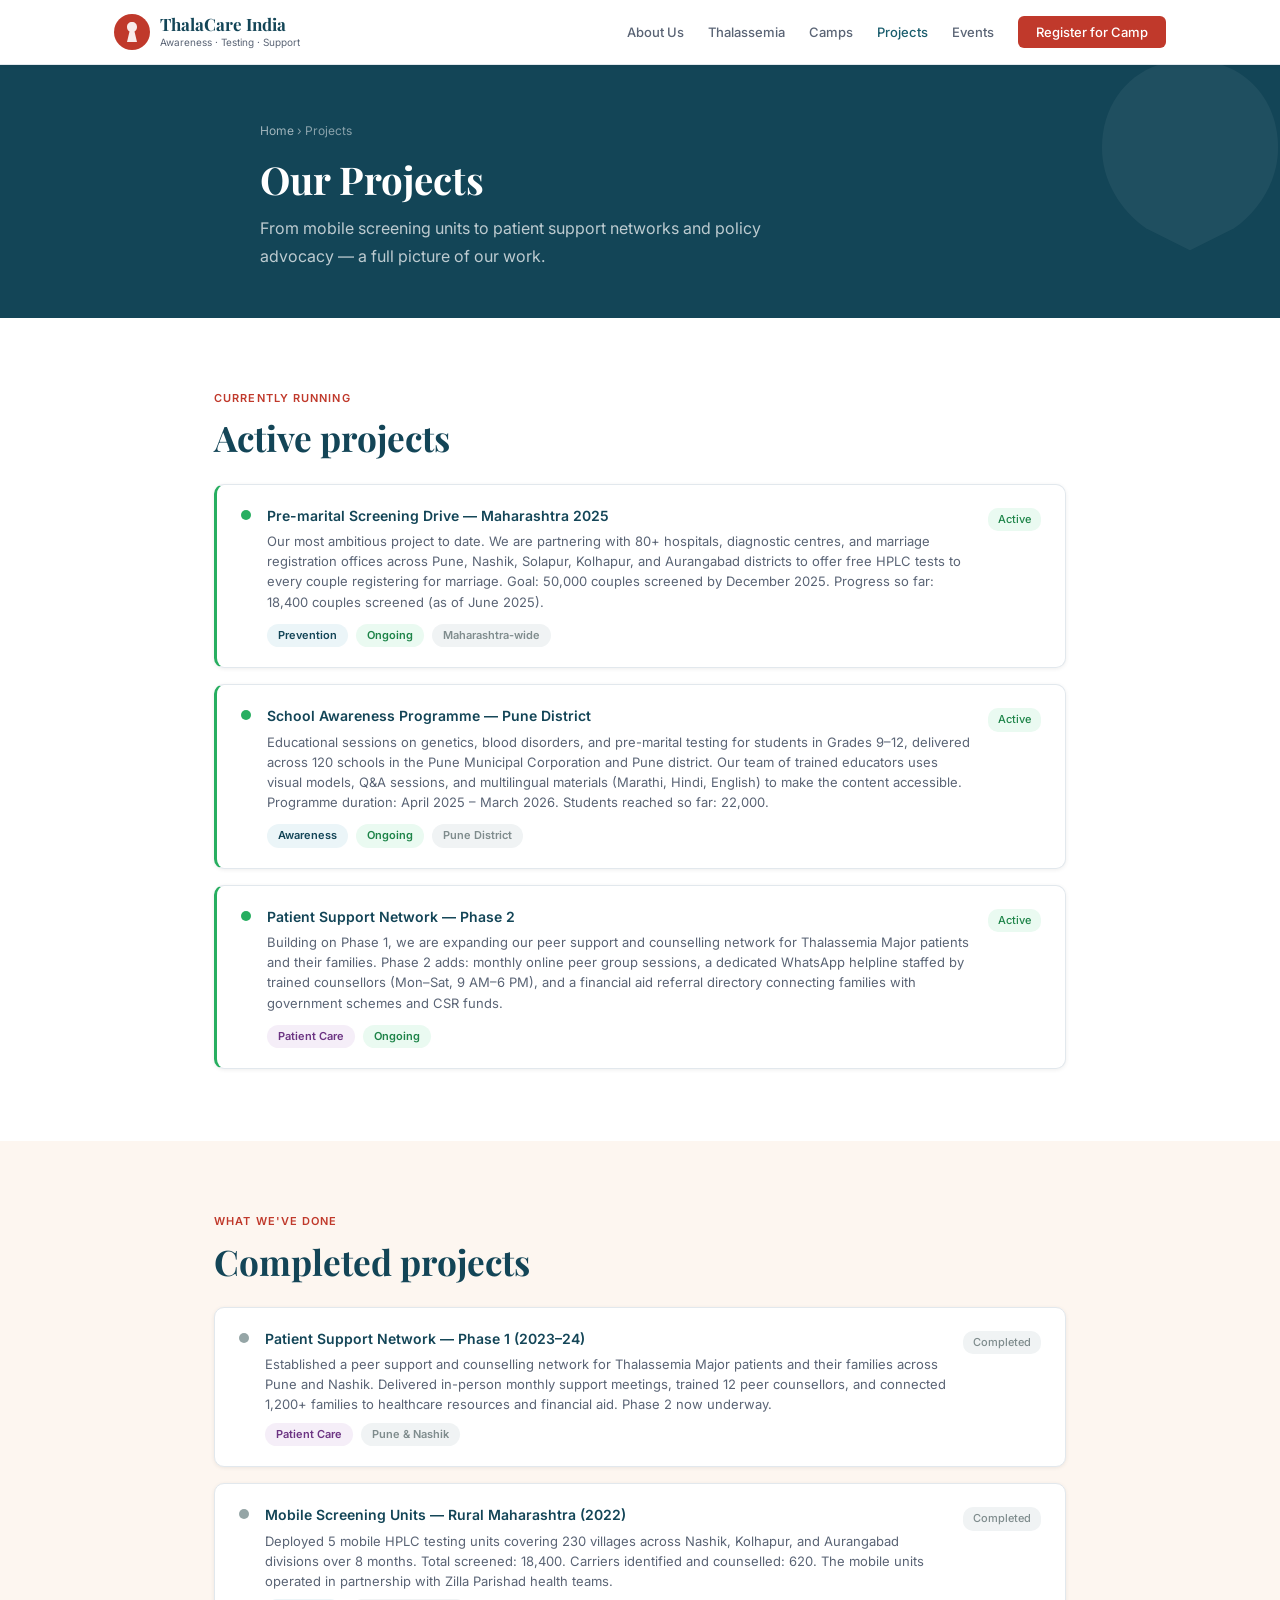
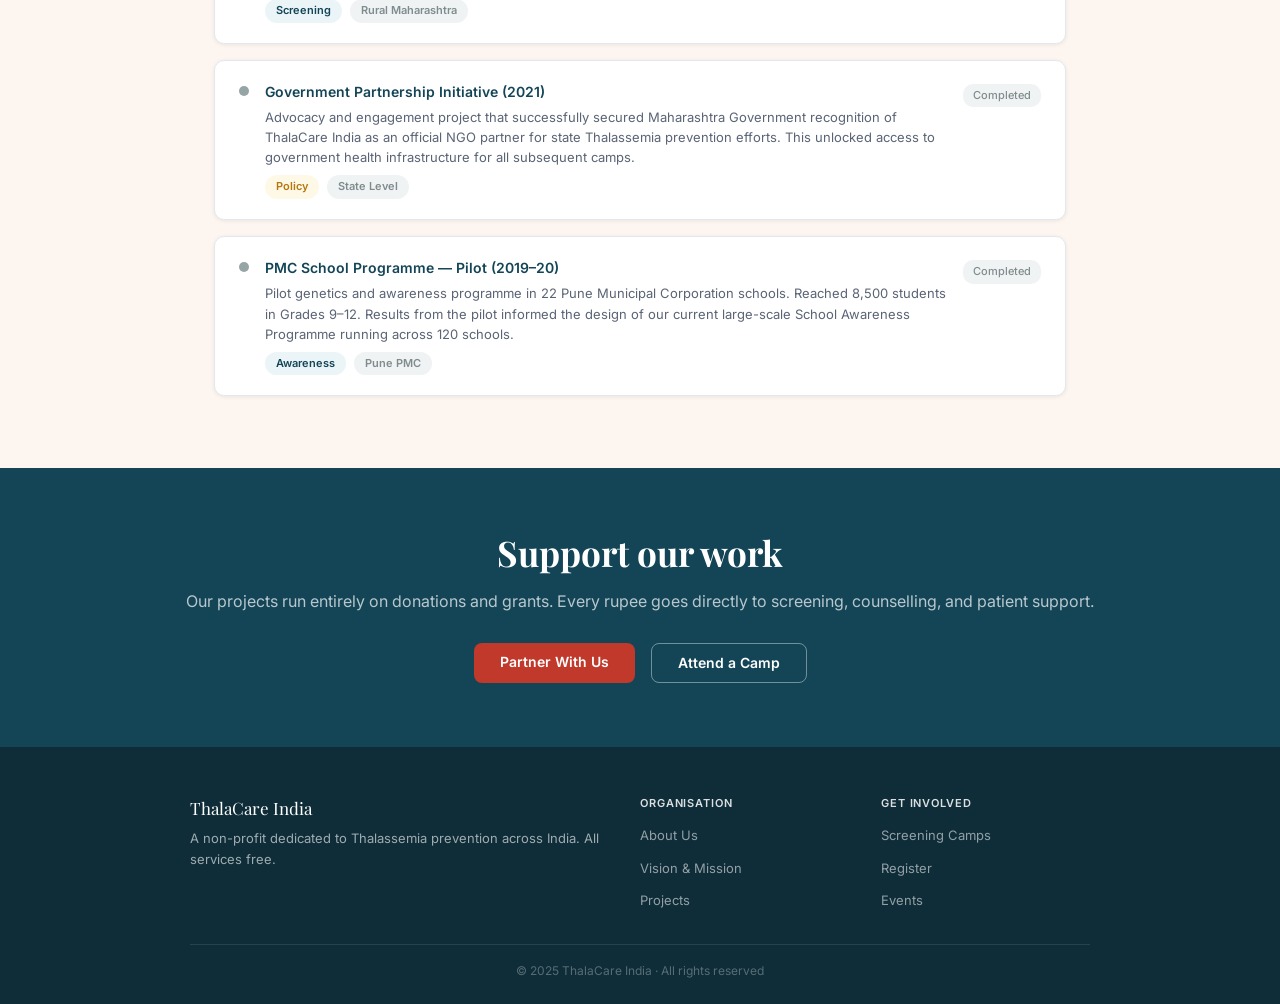
<file: projects.html>
<!DOCTYPE html>
<html lang="en">
<head>
<meta charset="UTF-8"/>
<meta name="viewport" content="width=device-width, initial-scale=1.0"/>
<title>Projects — ThalaCare India</title>
<link href="https://fonts.googleapis.com/css2?family=Playfair+Display:wght@400;700&family=Inter:wght@400;500;600&display=swap" rel="stylesheet"/>
<link rel="stylesheet" href="shared.css"/>
</head>
<body>
<nav class="navbar">
  <div class="nav-inner">
    <a href="index.html" class="nav-logo">
      <div class="logo-icon"><svg width="16" height="20" viewBox="0 0 16 20" fill="none"><path d="M8 0C5 0 3 2 3 5C3 7 4 8.5 5.5 9.5L3 20H13L10.5 9.5C12 8.5 13 7 13 5C13 2 11 0 8 0Z" fill="white" opacity="0.9"/></svg></div>
      <div><div class="logo-text">ThalaCare India</div><div class="logo-sub">Awareness · Testing · Support</div></div>
    </a>
    <button class="nav-hamburger" id="hamburger">&#9776;</button>
    <ul class="nav-links" id="navLinks">
      <li><a href="about.html">About Us</a></li>
      <li><a href="thalassemia.html">Thalassemia</a></li>
      <li><a href="camps.html">Camps</a></li>
      <li><a href="projects.html" class="active">Projects</a></li>
      <li><a href="events.html">Events</a></li>
      <li><a href="register.html" class="nav-cta">Register for Camp</a></li>
    </ul>
  </div>
</nav>

<div class="page-hero">
  <svg class="page-hero-ribbon" viewBox="0 0 300 300" fill="none" aria-hidden="true"><path d="M150 20C80 20 30 70 30 140C30 185 55 225 90 250L150 280L210 250C245 225 270 185 270 140C270 70 220 20 150 20Z" fill="white"/></svg>
  <div class="page-hero-inner">
    <div class="breadcrumb"><a href="index.html">Home</a> &rsaquo; Projects</div>
    <h1>Our Projects</h1>
    <p>From mobile screening units to patient support networks and policy advocacy — a full picture of our work.</p>
  </div>
</div>

<!-- ACTIVE PROJECTS -->
<section class="section bg-white">
  <div class="container">
    <div class="section-eyebrow">Currently Running</div>
    <h2 class="section-title">Active projects</h2>
    <div class="proj-list" style="margin-top:1.5rem;">

      <div class="proj-item" style="border-left:3px solid #27AE60;">
        <div class="proj-dot dot-active"></div>
        <div class="proj-info">
          <h4>Pre-marital Screening Drive — Maharashtra 2025</h4>
          <p>Our most ambitious project to date. We are partnering with 80+ hospitals, diagnostic centres, and marriage registration offices across Pune, Nashik, Solapur, Kolhapur, and Aurangabad districts to offer free HPLC tests to every couple registering for marriage. Goal: 50,000 couples screened by December 2025. Progress so far: 18,400 couples screened (as of June 2025).</p>
          <div style="margin-top:0.75rem;display:flex;gap:0.5rem;flex-wrap:wrap;">
            <span class="badge badge-teal">Prevention</span>
            <span class="badge badge-green">Ongoing</span>
            <span class="badge badge-gray">Maharashtra-wide</span>
          </div>
        </div>
        <div class="proj-meta"><span class="tag tag-active">Active</span></div>
      </div>

      <div class="proj-item" style="border-left:3px solid #27AE60;">
        <div class="proj-dot dot-active"></div>
        <div class="proj-info">
          <h4>School Awareness Programme — Pune District</h4>
          <p>Educational sessions on genetics, blood disorders, and pre-marital testing for students in Grades 9–12, delivered across 120 schools in the Pune Municipal Corporation and Pune district. Our team of trained educators uses visual models, Q&amp;A sessions, and multilingual materials (Marathi, Hindi, English) to make the content accessible. Programme duration: April 2025 – March 2026. Students reached so far: 22,000.</p>
          <div style="margin-top:0.75rem;display:flex;gap:0.5rem;flex-wrap:wrap;">
            <span class="badge badge-teal">Awareness</span>
            <span class="badge badge-green">Ongoing</span>
            <span class="badge badge-gray">Pune District</span>
          </div>
        </div>
        <div class="proj-meta"><span class="tag tag-active">Active</span></div>
      </div>

      <div class="proj-item" style="border-left:3px solid #27AE60;">
        <div class="proj-dot dot-active"></div>
        <div class="proj-info">
          <h4>Patient Support Network — Phase 2</h4>
          <p>Building on Phase 1, we are expanding our peer support and counselling network for Thalassemia Major patients and their families. Phase 2 adds: monthly online peer group sessions, a dedicated WhatsApp helpline staffed by trained counsellors (Mon–Sat, 9 AM–6 PM), and a financial aid referral directory connecting families with government schemes and CSR funds.</p>
          <div style="margin-top:0.75rem;display:flex;gap:0.5rem;flex-wrap:wrap;">
            <span class="badge badge-purple">Patient Care</span>
            <span class="badge badge-green">Ongoing</span>
          </div>
        </div>
        <div class="proj-meta"><span class="tag tag-active">Active</span></div>
      </div>

    </div>
  </div>
</section>

<!-- COMPLETED PROJECTS -->
<section class="section bg-cream">
  <div class="container">
    <div class="section-eyebrow">What We've Done</div>
    <h2 class="section-title">Completed projects</h2>
    <div class="proj-list" style="margin-top:1.5rem;">

      <div class="proj-item">
        <div class="proj-dot dot-done"></div>
        <div class="proj-info">
          <h4>Patient Support Network — Phase 1 (2023–24)</h4>
          <p>Established a peer support and counselling network for Thalassemia Major patients and their families across Pune and Nashik. Delivered in-person monthly support meetings, trained 12 peer counsellors, and connected 1,200+ families to healthcare resources and financial aid. Phase 2 now underway.</p>
          <div style="margin-top:0.5rem;display:flex;gap:0.5rem;flex-wrap:wrap;"><span class="badge badge-purple">Patient Care</span><span class="badge badge-gray">Pune &amp; Nashik</span></div>
        </div>
        <div class="proj-meta"><span class="tag tag-done">Completed</span></div>
      </div>

      <div class="proj-item">
        <div class="proj-dot dot-done"></div>
        <div class="proj-info">
          <h4>Mobile Screening Units — Rural Maharashtra (2022)</h4>
          <p>Deployed 5 mobile HPLC testing units covering 230 villages across Nashik, Kolhapur, and Aurangabad divisions over 8 months. Total screened: 18,400. Carriers identified and counselled: 620. The mobile units operated in partnership with Zilla Parishad health teams.</p>
          <div style="margin-top:0.5rem;display:flex;gap:0.5rem;flex-wrap:wrap;"><span class="badge badge-teal">Screening</span><span class="badge badge-gray">Rural Maharashtra</span></div>
        </div>
        <div class="proj-meta"><span class="tag tag-done">Completed</span></div>
      </div>

      <div class="proj-item">
        <div class="proj-dot dot-done"></div>
        <div class="proj-info">
          <h4>Government Partnership Initiative (2021)</h4>
          <p>Advocacy and engagement project that successfully secured Maharashtra Government recognition of ThalaCare India as an official NGO partner for state Thalassemia prevention efforts. This unlocked access to government health infrastructure for all subsequent camps.</p>
          <div style="margin-top:0.5rem;display:flex;gap:0.5rem;flex-wrap:wrap;"><span class="badge badge-yellow">Policy</span><span class="badge badge-gray">State Level</span></div>
        </div>
        <div class="proj-meta"><span class="tag tag-done">Completed</span></div>
      </div>

      <div class="proj-item">
        <div class="proj-dot dot-done"></div>
        <div class="proj-info">
          <h4>PMC School Programme — Pilot (2019–20)</h4>
          <p>Pilot genetics and awareness programme in 22 Pune Municipal Corporation schools. Reached 8,500 students in Grades 9–12. Results from the pilot informed the design of our current large-scale School Awareness Programme running across 120 schools.</p>
          <div style="margin-top:0.5rem;display:flex;gap:0.5rem;flex-wrap:wrap;"><span class="badge badge-teal">Awareness</span><span class="badge badge-gray">Pune PMC</span></div>
        </div>
        <div class="proj-meta"><span class="tag tag-done">Completed</span></div>
      </div>

    </div>
  </div>
</section>

<div class="cta-banner">
  <h2>Support our work</h2>
  <p>Our projects run entirely on donations and grants. Every rupee goes directly to screening, counselling, and patient support.</p>
  <div class="cta-actions">
    <a href="about.html#contact" class="btn btn-primary">Partner With Us</a>
    <a href="camps.html" class="btn btn-outline-light">Attend a Camp</a>
  </div>
</div>

<footer class="footer">
  <div class="footer-inner">
    <div class="footer-brand-col"><div class="footer-brand">ThalaCare India</div><p class="footer-desc">A non-profit dedicated to Thalassemia prevention across India. All services free.</p></div>
    <div class="footer-col"><h5>Organisation</h5><ul><li><a href="about.html">About Us</a></li><li><a href="about.html#vision">Vision &amp; Mission</a></li><li><a href="projects.html">Projects</a></li></ul></div>
    <div class="footer-col"><h5>Get Involved</h5><ul><li><a href="camps.html">Screening Camps</a></li><li><a href="register.html">Register</a></li><li><a href="events.html">Events</a></li></ul></div>
  </div>
  <div class="footer-copy">&copy; 2025 ThalaCare India &middot; All rights reserved</div>
</footer>
<script src="shared.js"></script>
</body>
</html>
</file>
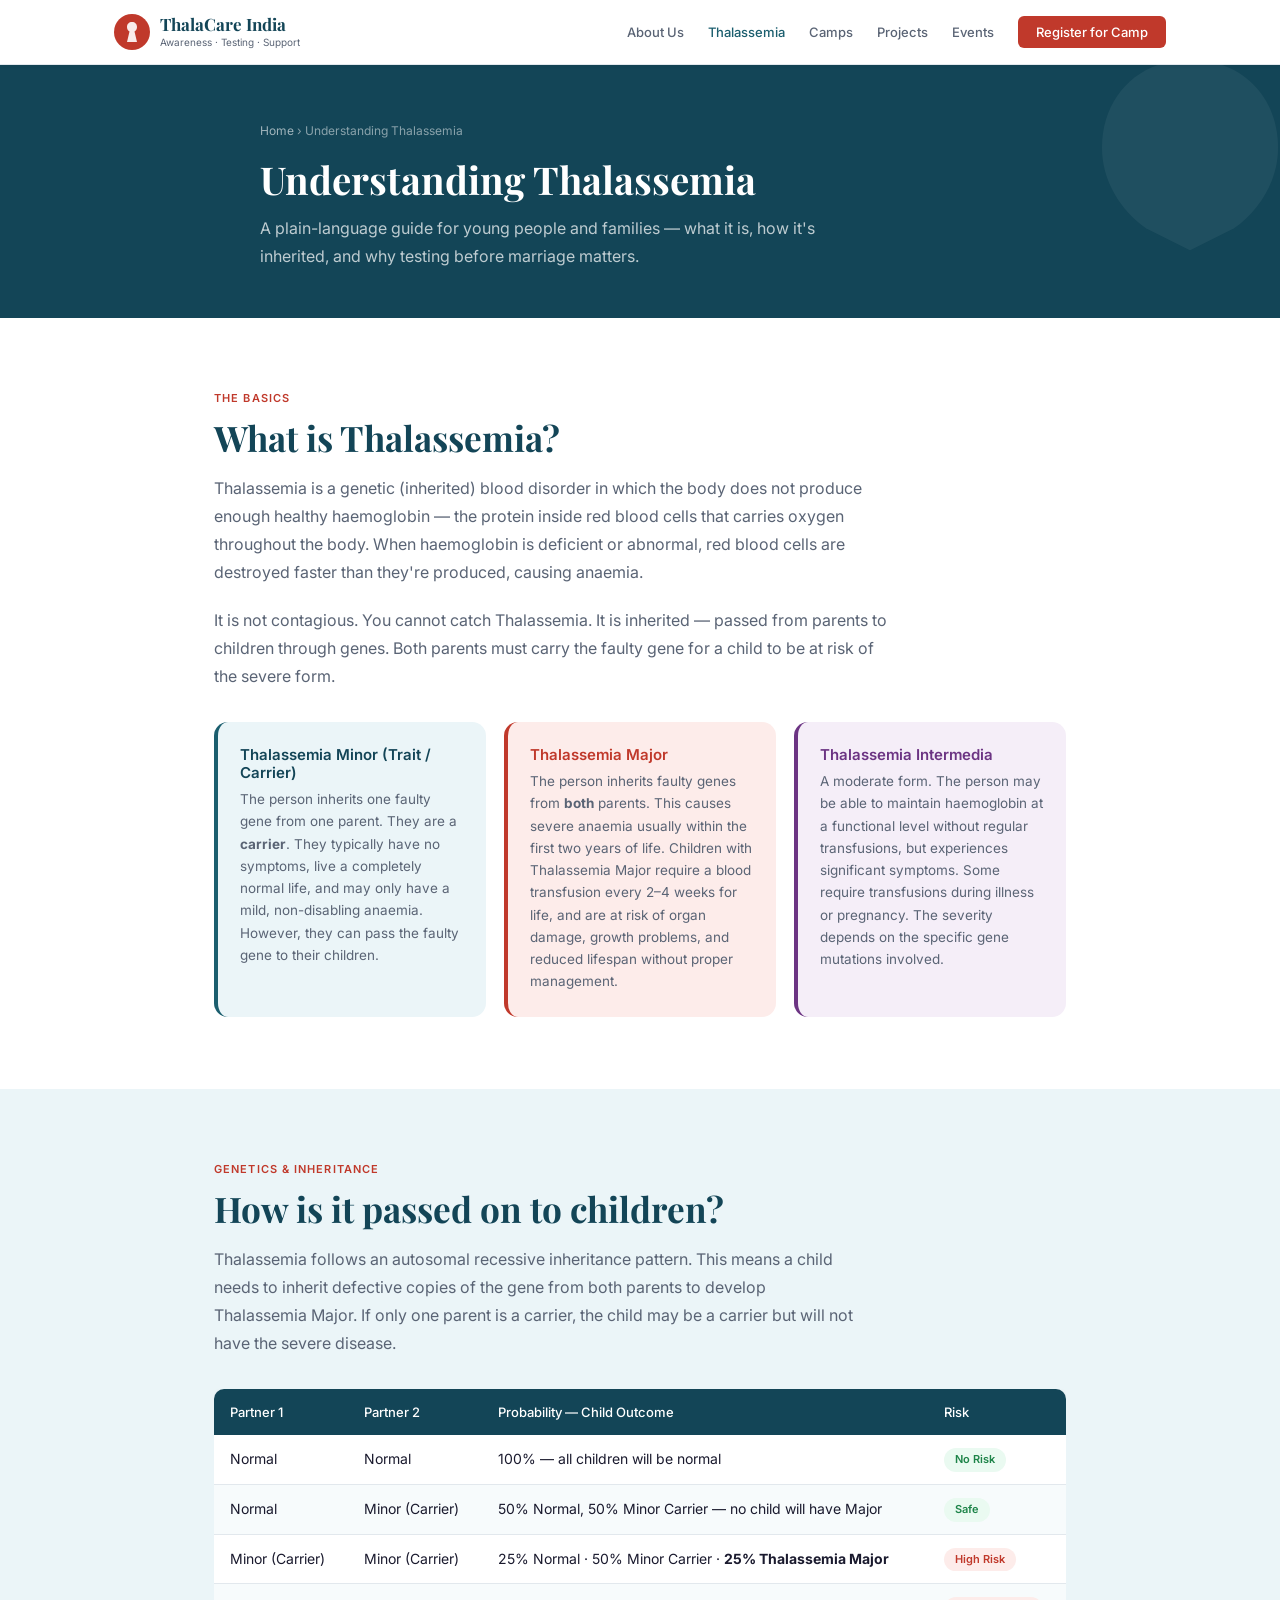
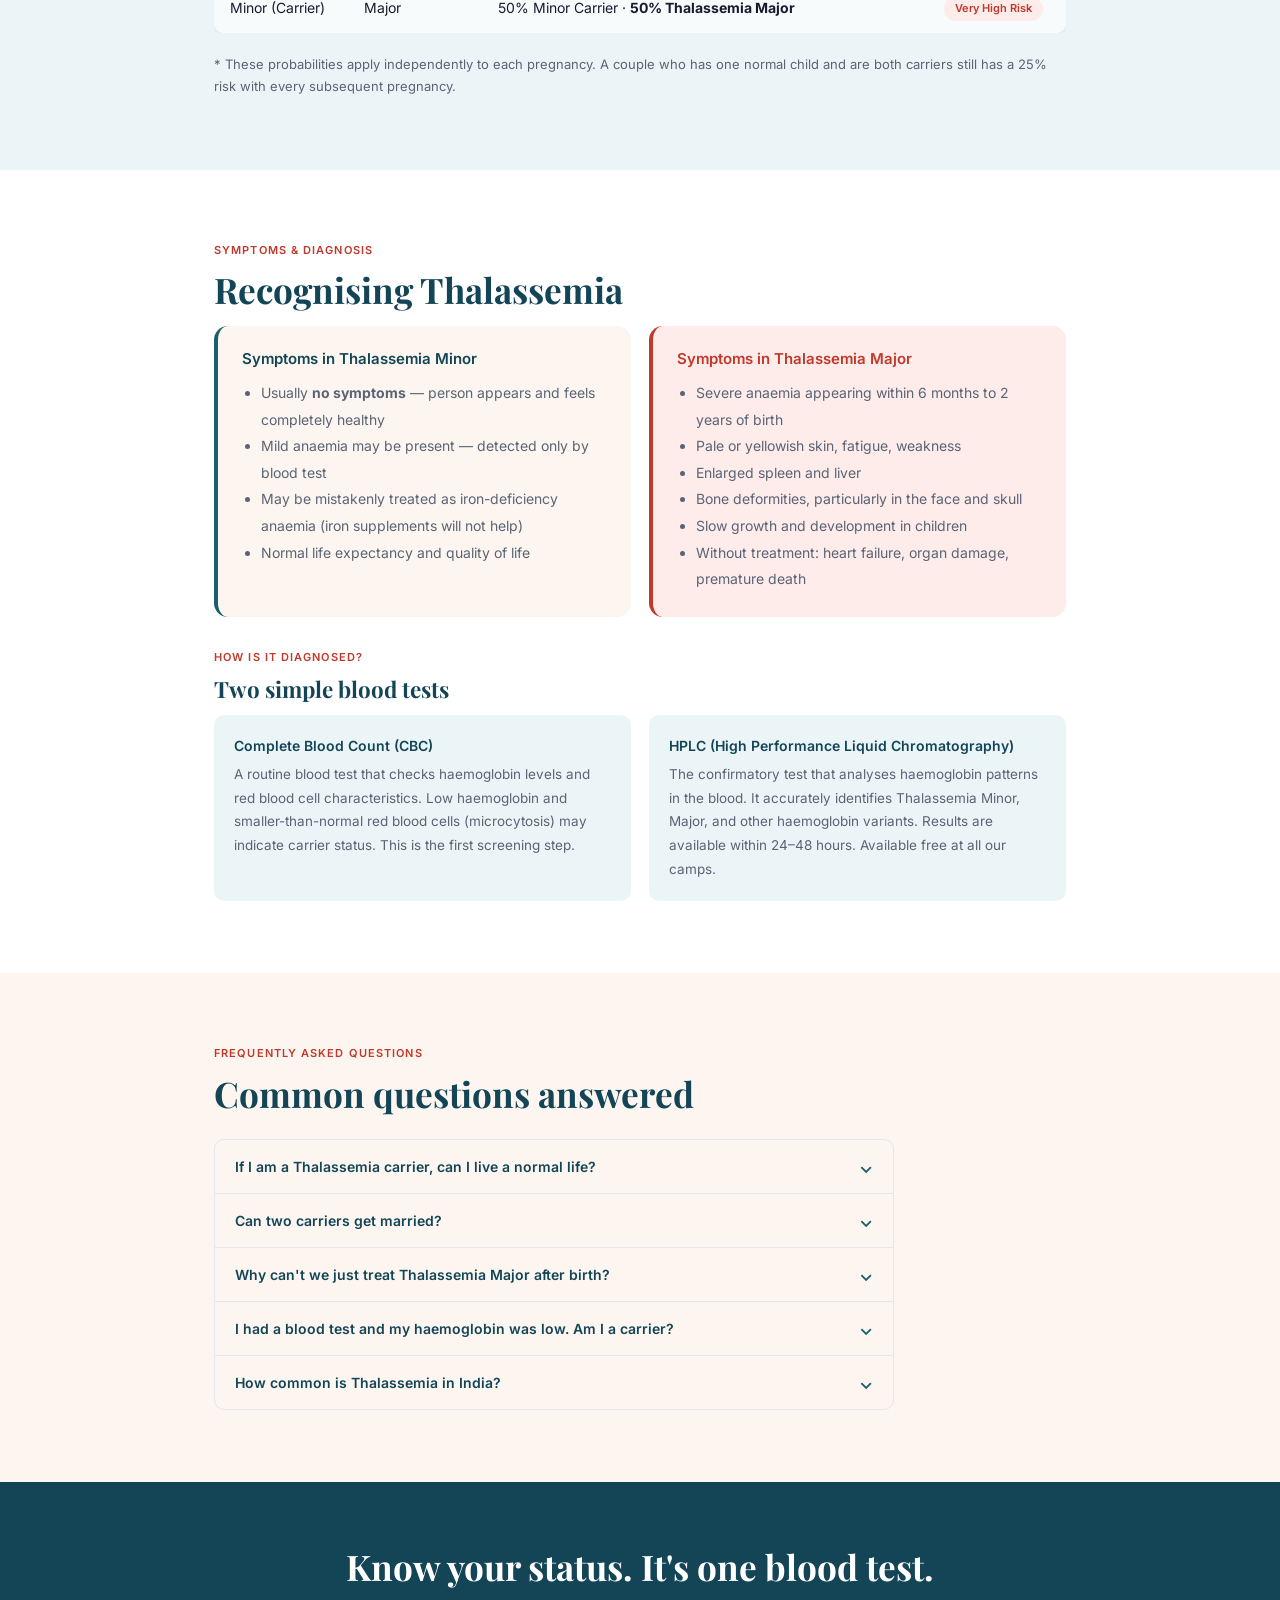
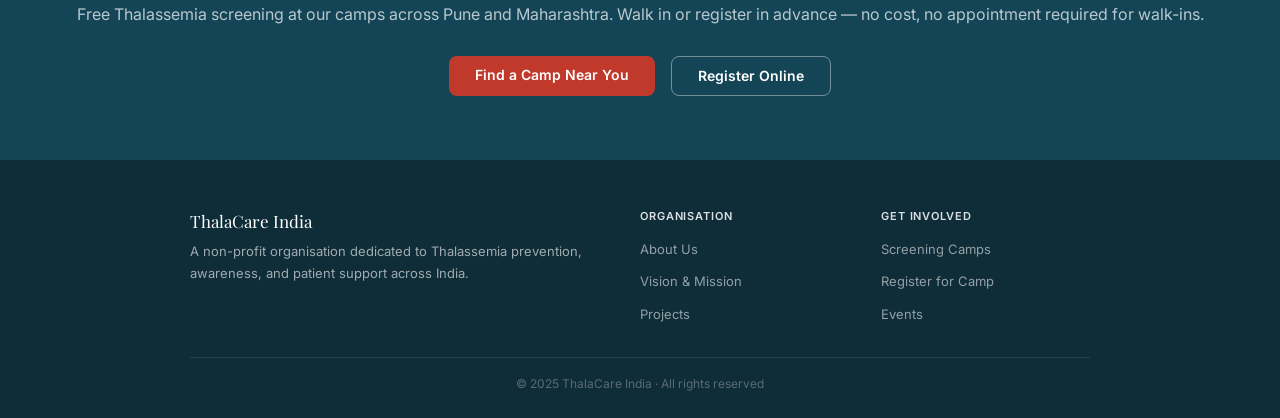
<file: thalassemia.html>
<!DOCTYPE html>
<html lang="en">
<head>
<meta charset="UTF-8"/>
<meta name="viewport" content="width=device-width, initial-scale=1.0"/>
<title>Understanding Thalassemia — ThalaCare India</title>
<link href="https://fonts.googleapis.com/css2?family=Playfair+Display:wght@400;700&family=Inter:wght@400;500;600&display=swap" rel="stylesheet"/>
<link rel="stylesheet" href="shared.css"/>
</head>
<body>
<nav class="navbar">
  <div class="nav-inner">
    <a href="index.html" class="nav-logo">
      <div class="logo-icon"><svg width="16" height="20" viewBox="0 0 16 20" fill="none"><path d="M8 0C5 0 3 2 3 5C3 7 4 8.5 5.5 9.5L3 20H13L10.5 9.5C12 8.5 13 7 13 5C13 2 11 0 8 0Z" fill="white" opacity="0.9"/></svg></div>
      <div><div class="logo-text">ThalaCare India</div><div class="logo-sub">Awareness · Testing · Support</div></div>
    </a>
    <button class="nav-hamburger" id="hamburger">&#9776;</button>
    <ul class="nav-links" id="navLinks">
      <li><a href="about.html">About Us</a></li>
      <li><a href="thalassemia.html" class="active">Thalassemia</a></li>
      <li><a href="camps.html">Camps</a></li>
      <li><a href="projects.html">Projects</a></li>
      <li><a href="events.html">Events</a></li>
      <li><a href="register.html" class="nav-cta">Register for Camp</a></li>
    </ul>
  </div>
</nav>

<div class="page-hero">
  <svg class="page-hero-ribbon" viewBox="0 0 300 300" fill="none" aria-hidden="true"><path d="M150 20C80 20 30 70 30 140C30 185 55 225 90 250L150 280L210 250C245 225 270 185 270 140C270 70 220 20 150 20Z" fill="white"/></svg>
  <div class="page-hero-inner">
    <div class="breadcrumb"><a href="index.html">Home</a> &rsaquo; Understanding Thalassemia</div>
    <h1>Understanding Thalassemia</h1>
    <p>A plain-language guide for young people and families — what it is, how it's inherited, and why testing before marriage matters.</p>
  </div>
</div>

<!-- WHAT IS -->
<section class="section bg-white">
  <div class="container">
    <div class="section-eyebrow">The Basics</div>
    <h2 class="section-title">What is Thalassemia?</h2>
    <p style="color:var(--muted);line-height:1.75;max-width:680px;margin-bottom:1.25rem;">Thalassemia is a genetic (inherited) blood disorder in which the body does not produce enough healthy haemoglobin — the protein inside red blood cells that carries oxygen throughout the body. When haemoglobin is deficient or abnormal, red blood cells are destroyed faster than they're produced, causing anaemia.</p>
    <p style="color:var(--muted);line-height:1.75;max-width:680px;margin-bottom:2rem;">It is not contagious. You cannot catch Thalassemia. It is inherited — passed from parents to children through genes. Both parents must carry the faulty gene for a child to be at risk of the severe form.</p>
    <div class="card-grid three">
      <div class="info-card teal">
        <h3>Thalassemia Minor (Trait / Carrier)</h3>
        <p>The person inherits one faulty gene from one parent. They are a <strong>carrier</strong>. They typically have no symptoms, live a completely normal life, and may only have a mild, non-disabling anaemia. However, they can pass the faulty gene to their children.</p>
      </div>
      <div class="info-card red">
        <h3>Thalassemia Major</h3>
        <p>The person inherits faulty genes from <strong>both</strong> parents. This causes severe anaemia usually within the first two years of life. Children with Thalassemia Major require a blood transfusion every 2–4 weeks for life, and are at risk of organ damage, growth problems, and reduced lifespan without proper management.</p>
      </div>
      <div class="info-card purple">
        <h3>Thalassemia Intermedia</h3>
        <p>A moderate form. The person may be able to maintain haemoglobin at a functional level without regular transfusions, but experiences significant symptoms. Some require transfusions during illness or pregnancy. The severity depends on the specific gene mutations involved.</p>
      </div>
    </div>
  </div>
</section>

<!-- HOW INHERITED -->
<section class="section bg-teal-light">
  <div class="container">
    <div class="section-eyebrow">Genetics &amp; Inheritance</div>
    <h2 class="section-title">How is it passed on to children?</h2>
    <p class="section-lead">Thalassemia follows an autosomal recessive inheritance pattern. This means a child needs to inherit defective copies of the gene from both parents to develop Thalassemia Major. If only one parent is a carrier, the child may be a carrier but will not have the severe disease.</p>
    <div class="table-wrap">
      <table class="risk-table">
        <thead><tr><th>Partner 1</th><th>Partner 2</th><th>Probability — Child Outcome</th><th>Risk</th></tr></thead>
        <tbody>
          <tr><td>Normal</td><td>Normal</td><td>100% — all children will be normal</td><td><span class="badge badge-green">No Risk</span></td></tr>
          <tr><td>Normal</td><td>Minor (Carrier)</td><td>50% Normal, 50% Minor Carrier — no child will have Major</td><td><span class="badge badge-green">Safe</span></td></tr>
          <tr><td>Minor (Carrier)</td><td>Minor (Carrier)</td><td>25% Normal · 50% Minor Carrier · <strong>25% Thalassemia Major</strong></td><td><span class="badge badge-red">High Risk</span></td></tr>
          <tr><td>Minor (Carrier)</td><td>Major</td><td>50% Minor Carrier · <strong>50% Thalassemia Major</strong></td><td><span class="badge badge-red">Very High Risk</span></td></tr>
        </tbody>
      </table>
    </div>
    <p style="margin-top:1.25rem;font-size:13px;color:var(--muted);">* These probabilities apply independently to each pregnancy. A couple who has one normal child and are both carriers still has a 25% risk with every subsequent pregnancy.</p>
  </div>
</section>

<!-- SYMPTOMS & DIAGNOSIS -->
<section class="section bg-white">
  <div class="container">
    <div class="section-eyebrow">Symptoms &amp; Diagnosis</div>
    <h2 class="section-title">Recognising Thalassemia</h2>
    <div class="card-grid two" style="margin-bottom:2rem;">
      <div style="background:var(--cream);border-radius:var(--radius-lg);padding:1.5rem;border-left:4px solid var(--teal);">
        <h3 style="font-family:var(--font-sans);font-size:15px;font-weight:600;color:var(--teal-dark);margin-bottom:0.75rem;">Symptoms in Thalassemia Minor</h3>
        <ul style="font-size:14px;color:var(--muted);padding-left:1.2rem;line-height:1.9;">
          <li>Usually <strong>no symptoms</strong> — person appears and feels completely healthy</li>
          <li>Mild anaemia may be present — detected only by blood test</li>
          <li>May be mistakenly treated as iron-deficiency anaemia (iron supplements will not help)</li>
          <li>Normal life expectancy and quality of life</li>
        </ul>
      </div>
      <div style="background:var(--red-light);border-radius:var(--radius-lg);padding:1.5rem;border-left:4px solid var(--red);">
        <h3 style="font-family:var(--font-sans);font-size:15px;font-weight:600;color:var(--red);margin-bottom:0.75rem;">Symptoms in Thalassemia Major</h3>
        <ul style="font-size:14px;color:var(--muted);padding-left:1.2rem;line-height:1.9;">
          <li>Severe anaemia appearing within 6 months to 2 years of birth</li>
          <li>Pale or yellowish skin, fatigue, weakness</li>
          <li>Enlarged spleen and liver</li>
          <li>Bone deformities, particularly in the face and skull</li>
          <li>Slow growth and development in children</li>
          <li>Without treatment: heart failure, organ damage, premature death</li>
        </ul>
      </div>
    </div>
    <div class="section-eyebrow" style="margin-top:2rem;">How is it Diagnosed?</div>
    <h3 style="font-family:var(--font-serif);font-size:1.4rem;color:var(--teal-dark);margin-bottom:0.75rem;">Two simple blood tests</h3>
    <div class="card-grid two">
      <div style="background:var(--teal-light);border-radius:var(--radius);padding:1.25rem;">
        <h4 style="font-family:var(--font-sans);font-size:14px;font-weight:600;color:var(--teal-dark);margin-bottom:6px;">Complete Blood Count (CBC)</h4>
        <p style="font-size:13.5px;color:var(--muted);">A routine blood test that checks haemoglobin levels and red blood cell characteristics. Low haemoglobin and smaller-than-normal red blood cells (microcytosis) may indicate carrier status. This is the first screening step.</p>
      </div>
      <div style="background:var(--teal-light);border-radius:var(--radius);padding:1.25rem;">
        <h4 style="font-family:var(--font-sans);font-size:14px;font-weight:600;color:var(--teal-dark);margin-bottom:6px;">HPLC (High Performance Liquid Chromatography)</h4>
        <p style="font-size:13.5px;color:var(--muted);">The confirmatory test that analyses haemoglobin patterns in the blood. It accurately identifies Thalassemia Minor, Major, and other haemoglobin variants. Results are available within 24–48 hours. Available free at all our camps.</p>
      </div>
    </div>
  </div>
</section>

<!-- FAQ -->
<section class="section bg-cream">
  <div class="container">
    <div class="section-eyebrow">Frequently Asked Questions</div>
    <h2 class="section-title">Common questions answered</h2>
    <div class="accordion" style="margin-top:1.5rem;max-width:680px;">
      <div class="acc-item">
        <button class="acc-trigger">If I am a Thalassemia carrier, can I live a normal life? <span class="arrow">&#8964;</span></button>
        <div class="acc-body">Yes, absolutely. Thalassemia Minor (carrier status) does not cause any significant health problems. Carriers live completely normal, healthy lives and have a normal life expectancy. The only concern is the possibility of passing the trait to your children if your partner is also a carrier.</div>
      </div>
      <div class="acc-item">
        <button class="acc-trigger">Can two carriers get married? <span class="arrow">&#8964;</span></button>
        <div class="acc-body">There is no law in India preventing two carriers from marrying. However, couples who are both carriers are strongly advised to seek genetic counselling before starting a family. Options such as prenatal diagnosis (testing the foetus during pregnancy) and pre-implantation genetic diagnosis (during IVF) can help couples have unaffected children.</div>
      </div>
      <div class="acc-item">
        <button class="acc-trigger">Why can't we just treat Thalassemia Major after birth? <span class="arrow">&#8964;</span></button>
        <div class="acc-body">While treatment has improved significantly, Thalassemia Major remains a lifelong, life-limiting condition. Children require blood transfusions every 2–4 weeks, which leads to iron overload over time and requires additional chelation therapy. Bone marrow transplantation offers a potential cure but is expensive, risky, and requires a matched donor. Prevention through pre-marital screening is far simpler, more humane, and entirely free.</div>
      </div>
      <div class="acc-item">
        <button class="acc-trigger">I had a blood test and my haemoglobin was low. Am I a carrier? <span class="arrow">&#8964;</span></button>
        <div class="acc-body">Low haemoglobin alone is not enough to confirm carrier status — it could be due to iron deficiency, Vitamin B12 deficiency, or other causes. The specific diagnostic test for Thalassemia is HPLC (High Performance Liquid Chromatography). Please visit one of our free camps for accurate testing and counselling.</div>
      </div>
      <div class="acc-item">
        <button class="acc-trigger">How common is Thalassemia in India? <span class="arrow">&#8964;</span></button>
        <div class="acc-body">India has one of the highest burdens of Thalassemia in the world. Approximately 1 in 8 Indians carries the Thalassemia trait. An estimated 10,000–12,000 babies with Thalassemia Major are born in India every year. Certain communities — including Sindhis, Punjabis, Gujaratis, Bengalis, and many others — have particularly high carrier rates.</div>
      </div>
    </div>
  </div>
</section>

<div class="cta-banner">
  <h2>Know your status. It's one blood test.</h2>
  <p>Free Thalassemia screening at our camps across Pune and Maharashtra. Walk in or register in advance — no cost, no appointment required for walk-ins.</p>
  <div class="cta-actions">
    <a href="camps.html" class="btn btn-primary">Find a Camp Near You</a>
    <a href="register.html" class="btn btn-outline-light">Register Online</a>
  </div>
</div>

<footer class="footer">
  <div class="footer-inner">
    <div class="footer-brand-col"><div class="footer-brand">ThalaCare India</div><p class="footer-desc">A non-profit organisation dedicated to Thalassemia prevention, awareness, and patient support across India.</p></div>
    <div class="footer-col"><h5>Organisation</h5><ul><li><a href="about.html">About Us</a></li><li><a href="about.html#vision">Vision &amp; Mission</a></li><li><a href="projects.html">Projects</a></li></ul></div>
    <div class="footer-col"><h5>Get Involved</h5><ul><li><a href="camps.html">Screening Camps</a></li><li><a href="register.html">Register for Camp</a></li><li><a href="events.html">Events</a></li></ul></div>
  </div>
  <div class="footer-copy">&copy; 2025 ThalaCare India &middot; All rights reserved</div>
</footer>
<script src="shared.js"></script>
</body>
</html>
</file>
<file: shared.css>
/* =========================================
   ThalaCare India — Shared Stylesheet
   ========================================= */

@import url('https://fonts.googleapis.com/css2?family=Playfair+Display:wght@400;700&family=Inter:wght@400;500;600&display=swap');

*, *::before, *::after { box-sizing: border-box; margin: 0; padding: 0; }

:root {
  --teal:        #1B5E6E;
  --teal-dark:   #134557;
  --teal-light:  #EBF5F8;
  --red:         #C0392B;
  --red-light:   #FDECEA;
  --cream:       #FDF6F0;
  --purple:      #6C3483;
  --purple-light:#F5EEF8;
  --text:        #1A1A2E;
  --muted:       #5A6475;
  --border:      #E2E8ED;
  --white:       #ffffff;
  --font-serif:  'Playfair Display', Georgia, serif;
  --font-sans:   'Inter', system-ui, sans-serif;
  --shadow-sm:   0 1px 4px rgba(0,0,0,0.07);
  --shadow-md:   0 4px 16px rgba(0,0,0,0.09);
  --radius:      10px;
  --radius-lg:   14px;
}

html { scroll-behavior: smooth; }
body { font-family: var(--font-sans); color: var(--text); background: var(--white); line-height: 1.6; }
img { max-width: 100%; display: block; }
a { color: inherit; }

/* ---- TYPOGRAPHY ---- */
h1,h2,h3 { font-family: var(--font-serif); font-weight: 700; line-height: 1.2; }
h1 { font-size: clamp(2rem, 5vw, 3rem); }
h2 { font-size: clamp(1.6rem, 4vw, 2.2rem); }
h3 { font-size: 1.1rem; }
p  { line-height: 1.75; }

/* ---- LAYOUT ---- */
.container { max-width: 900px; margin: 0 auto; padding: 0 1.5rem; }
.section    { padding: 4.5rem 1.5rem; }
.section-eyebrow {
  font-size: 11px; font-weight: 600; letter-spacing: 0.1em;
  text-transform: uppercase; color: var(--red); margin-bottom: 0.6rem;
}
.section-title { color: var(--teal-dark); margin-bottom: 0.9rem; }
.section-lead  { color: var(--muted); max-width: 640px; margin-bottom: 2rem; }

.bg-white      { background: var(--white); }
.bg-cream      { background: var(--cream); }
.bg-teal-light { background: var(--teal-light); }
.bg-teal       { background: var(--teal-dark); color: white; }

/* ---- NAVBAR ---- */
.navbar {
  position: sticky; top: 0; z-index: 200;
  background: var(--white);
  border-bottom: 1px solid var(--border);
  box-shadow: var(--shadow-sm);
}
.nav-inner {
  max-width: 1100px; margin: 0 auto; padding: 0 1.5rem;
  display: flex; align-items: center; justify-content: space-between;
  height: 64px;
}
.nav-logo { display: flex; align-items: center; gap: 10px; text-decoration: none; }
.logo-icon {
  width: 36px; height: 36px; background: var(--red); border-radius: 50%;
  display: flex; align-items: center; justify-content: center; flex-shrink: 0;
}
.logo-text { font-family: var(--font-serif); font-size: 17px; font-weight: 700; color: var(--teal-dark); line-height: 1.2; }
.logo-sub  { font-size: 10px; color: var(--muted); }
.nav-links { display: flex; gap: 1.5rem; list-style: none; align-items: center; }
.nav-links a { text-decoration: none; font-size: 13px; font-weight: 500; color: var(--muted); transition: color 0.2s; }
.nav-links a:hover { color: var(--teal); }
.nav-links a.active { color: var(--teal); }
.nav-cta {
  background: var(--red) !important; color: white !important;
  padding: 8px 18px !important; border-radius: 6px;
}
.nav-cta:hover { background: #a93226 !important; }
.nav-hamburger {
  display: none; background: none; border: none; font-size: 22px;
  cursor: pointer; color: var(--teal-dark); padding: 4px 8px;
}

/* ---- BUTTONS ---- */
.btn {
  display: inline-block; text-decoration: none; font-family: var(--font-sans);
  font-size: 14px; font-weight: 600; padding: 12px 26px;
  border-radius: 8px; border: none; cursor: pointer; transition: all 0.2s; line-height: 1;
}
.btn-primary     { background: var(--red); color: white; }
.btn-primary:hover { background: #a93226; }
.btn-teal        { background: var(--teal); color: white; }
.btn-teal:hover  { background: var(--teal-dark); }
.btn-outline-light { background: transparent; color: white; border: 1.5px solid rgba(255,255,255,0.4); }
.btn-outline-light:hover { background: rgba(255,255,255,0.1); }
.btn-outline     { background: transparent; color: var(--teal); border: 1.5px solid var(--teal); }
.btn-outline:hover { background: var(--teal-light); }
.btn-sm          { padding: 8px 16px; font-size: 12px; }

/* ---- HERO ---- */
.hero {
  background: var(--teal-dark); color: white;
  padding: 5rem 1.5rem 4rem; position: relative; overflow: hidden;
}
.hero-ribbon {
  position: absolute; right: -30px; top: -30px;
  width: 340px; height: 340px; opacity: 0.05;
}
.hero-inner { max-width: 760px; margin: 0 auto; position: relative; }
.hero-eyebrow {
  display: inline-flex; align-items: center; gap: 8px;
  background: rgba(192,57,43,0.2); border: 1px solid rgba(192,57,43,0.4);
  border-radius: 20px; padding: 5px 14px;
  font-size: 11px; font-weight: 600; color: #F1948A;
  margin-bottom: 1.5rem; letter-spacing: 0.06em; text-transform: uppercase;
}
.ribbon-dot {
  width: 8px; height: 8px; background: var(--red); border-radius: 50%;
  animation: pulse 2s infinite;
}
@keyframes pulse { 0%,100%{opacity:1}50%{opacity:0.3} }
.hero h1  { color: white; margin-bottom: 1.25rem; }
.hero h1 em { font-style: normal; color: #F1948A; }
.hero-desc { color: rgba(255,255,255,0.72); max-width: 560px; margin-bottom: 2rem; }
.hero-actions { display: flex; gap: 1rem; flex-wrap: wrap; }
.hero-stats {
  display: flex; gap: 2.5rem; flex-wrap: wrap;
  margin-top: 3rem; padding-top: 2rem;
  border-top: 1px solid rgba(255,255,255,0.12);
}
.stat-num   { font-family: var(--font-serif); font-size: 2rem; font-weight: 700; color: white; }
.stat-label { font-size: 11px; color: rgba(255,255,255,0.5); text-transform: uppercase; letter-spacing: 0.06em; margin-top: 2px; }

/* ---- PAGE HERO (inner pages) ---- */
.page-hero {
  background: var(--teal-dark); color: white;
  padding: 3.5rem 1.5rem 3rem; position: relative; overflow: hidden;
}
.page-hero-ribbon {
  position: absolute; right: -20px; top: -20px;
  width: 220px; height: 220px; opacity: 0.05;
}
.page-hero-inner { max-width: 760px; margin: 0 auto; position: relative; }
.page-hero .breadcrumb {
  font-size: 12px; color: rgba(255,255,255,0.5); margin-bottom: 1rem;
}
.page-hero .breadcrumb a { color: rgba(255,255,255,0.6); text-decoration: none; }
.page-hero .breadcrumb a:hover { color: white; }
.page-hero h1 { color: white; font-size: clamp(1.6rem, 4vw, 2.4rem); margin-bottom: 0.75rem; }
.page-hero p  { color: rgba(255,255,255,0.72); max-width: 560px; }

/* ---- CARD GRIDS ---- */
.card-grid { display: grid; gap: 1.1rem; }
.card-grid.two   { grid-template-columns: repeat(auto-fit, minmax(280px, 1fr)); }
.card-grid.three { grid-template-columns: repeat(auto-fit, minmax(240px, 1fr)); }
.card-grid.four  { grid-template-columns: repeat(auto-fit, minmax(200px, 1fr)); }

/* ---- INFO CARDS ---- */
.info-card {
  border-radius: var(--radius-lg); padding: 1.5rem 1.4rem;
  border-left: 4px solid var(--teal);
}
.info-card.teal   { background: var(--teal-light); border-left-color: var(--teal); }
.info-card.red    { background: var(--red-light);  border-left-color: var(--red); }
.info-card.purple { background: var(--purple-light); border-left-color: var(--purple); }
.info-card-icon   { font-size: 10px; color: var(--teal); margin-bottom: 0.4rem; }
.info-card.red .info-card-icon   { color: var(--red); }
.info-card.purple .info-card-icon { color: var(--purple); }
.info-card h3 { font-size: 15px; font-weight: 600; color: var(--teal-dark); margin-bottom: 6px; font-family: var(--font-sans); }
.info-card.red h3    { color: var(--red); }
.info-card.purple h3 { color: var(--purple); }
.info-card p  { font-size: 13.5px; color: var(--muted); line-height: 1.65; }

/* ---- RISK TABLE ---- */
.table-wrap { overflow-x: auto; }
.risk-table {
  width: 100%; border-collapse: collapse;
  background: white; border-radius: var(--radius); overflow: hidden;
  font-size: 14px; box-shadow: var(--shadow-sm);
}
.risk-table th {
  background: var(--teal-dark); color: white;
  padding: 13px 16px; text-align: left; font-weight: 500; font-size: 13px;
}
.risk-table td { padding: 12px 16px; border-bottom: 1px solid var(--border); color: var(--text); }
.risk-table tr:last-child td { border-bottom: none; }
.risk-table tr:nth-child(even) td { background: #F7FBFC; }
.badge {
  display: inline-block; padding: 3px 11px; border-radius: 12px;
  font-size: 11px; font-weight: 600;
}
.badge-green  { background: #EAFAF1; color: #1E8449; }
.badge-yellow { background: #FEF9E7; color: #B7770D; }
.badge-red    { background: var(--red-light); color: var(--red); }
.badge-teal   { background: var(--teal-light); color: var(--teal-dark); }
.badge-purple { background: var(--purple-light); color: var(--purple); }
.badge-gray   { background: #F0F3F4; color: #7F8C8D; }

/* ---- CAMP CARDS ---- */
.camp-card { border: 1px solid var(--border); border-radius: var(--radius-lg); overflow: hidden; box-shadow: var(--shadow-sm); }
.camp-header { padding: 1.1rem 1.25rem; color: white; }
.camp-date  { font-size: 11px; opacity: 0.75; margin-bottom: 3px; text-transform: uppercase; letter-spacing: 0.04em; }
.camp-title { font-weight: 600; font-size: 15px; }
.camp-body  { padding: 1rem 1.25rem; }
.camp-detail { display: flex; gap: 8px; font-size: 13px; color: var(--muted); margin-bottom: 5px; line-height: 1.4; }
.ci { flex-shrink: 0; }
.camp-footer {
  padding: 0.8rem 1.25rem; border-top: 1px solid var(--border);
  background: #FAFAFA; display: flex; justify-content: space-between; align-items: center;
}
.spots { font-size: 12px; color: var(--muted); }

/* ---- PROJECT LIST ---- */
.proj-list { display: flex; flex-direction: column; gap: 1rem; }
.proj-item {
  background: white; border: 1px solid var(--border);
  border-radius: var(--radius); padding: 1.25rem 1.5rem;
  display: flex; align-items: flex-start; gap: 1rem;
  box-shadow: var(--shadow-sm);
}
.proj-dot { width: 10px; height: 10px; border-radius: 50%; margin-top: 5px; flex-shrink: 0; }
.dot-active   { background: #27AE60; }
.dot-done     { background: #95A5A6; }
.proj-info h4 { font-size: 14px; font-weight: 600; color: var(--teal-dark); margin-bottom: 4px; font-family: var(--font-sans); }
.proj-info p  { font-size: 13px; color: var(--muted); line-height: 1.55; }
.proj-meta    { margin-left: auto; text-align: right; flex-shrink: 0; }
.tag { font-size: 11px; padding: 3px 10px; border-radius: 10px; font-weight: 500; display: inline-block; }
.tag-active { background: #EAFAF1; color: #1E8449; }
.tag-done   { background: #F0F3F4; color: #7F8C8D; }

/* ---- EVENT CARDS ---- */
.event-card { border: 1px solid var(--border); border-radius: var(--radius); padding: 1.25rem; box-shadow: var(--shadow-sm); background: white; }
.event-date-badge {
  display: inline-flex; flex-direction: column; align-items: center;
  background: var(--red-light); color: var(--red); border-radius: 8px;
  padding: 6px 14px; margin-bottom: 10px;
}
.event-month { font-size: 10px; font-weight: 600; text-transform: uppercase; letter-spacing: 0.05em; }
.event-day   { font-size: 22px; font-weight: 700; line-height: 1; font-family: var(--font-serif); }
.event-card h4 { font-size: 14px; font-weight: 600; color: var(--teal-dark); margin-bottom: 4px; font-family: var(--font-sans); }
.event-card p  { font-size: 13px; color: var(--muted); line-height: 1.55; }

/* ---- TEAM CARDS ---- */
.team-card {
  background: white; border: 1px solid var(--border);
  border-radius: var(--radius-lg); padding: 1.5rem 1.25rem; text-align: center;
  box-shadow: var(--shadow-sm);
}
.team-avatar {
  width: 72px; height: 72px; border-radius: 50%; margin: 0 auto 0.75rem;
  display: flex; align-items: center; justify-content: center;
  font-family: var(--font-serif); font-size: 22px; font-weight: 700; color: white;
}
.team-card h4   { font-size: 15px; font-weight: 600; color: var(--teal-dark); margin-bottom: 3px; font-family: var(--font-sans); }
.team-card .role { font-size: 12px; color: var(--red); font-weight: 500; margin-bottom: 8px; }
.team-card p    { font-size: 13px; color: var(--muted); line-height: 1.55; }

/* ---- FORM ---- */
.form-grid { display: grid; gap: 1rem; }
.form-grid.two { grid-template-columns: repeat(auto-fit, minmax(240px, 1fr)); }
.form-group { display: flex; flex-direction: column; gap: 5px; }
.form-group label { font-size: 13px; font-weight: 500; color: var(--teal-dark); }
.form-group input,
.form-group select,
.form-group textarea {
  padding: 10px 14px; border: 1px solid var(--border); border-radius: 7px;
  font-family: var(--font-sans); font-size: 14px; color: var(--text);
  background: white; transition: border-color 0.2s;
}
.form-group input:focus,
.form-group select:focus,
.form-group textarea:focus {
  outline: none; border-color: var(--teal);
  box-shadow: 0 0 0 3px rgba(27,94,110,0.1);
}
.form-group textarea { resize: vertical; min-height: 100px; }
.form-hint { font-size: 11px; color: var(--muted); margin-top: 2px; }
.form-card {
  background: white; border: 1px solid var(--border);
  border-radius: var(--radius-lg); padding: 2rem; box-shadow: var(--shadow-md);
}
.form-section-title {
  font-size: 13px; font-weight: 600; color: var(--teal); text-transform: uppercase;
  letter-spacing: 0.08em; margin-bottom: 1rem; padding-bottom: 0.5rem;
  border-bottom: 1px solid var(--border);
}

/* ---- CTA BANNER ---- */
.cta-banner {
  background: var(--teal-dark); color: white;
  padding: 4rem 1.5rem; text-align: center;
}
.cta-banner h2 { color: white; margin-bottom: 0.75rem; }
.cta-banner p  { color: rgba(255,255,255,0.7); margin-bottom: 1.75rem; }
.cta-actions   { display: flex; gap: 1rem; justify-content: center; flex-wrap: wrap; }

/* ---- FOOTER ---- */
.footer { background: #0F2D38; color: rgba(255,255,255,0.6); padding: 3rem 1.5rem 1.5rem; }
.footer-inner {
  max-width: 900px; margin: 0 auto;
  display: grid; grid-template-columns: 2fr 1fr 1fr; gap: 2rem;
  padding-bottom: 1.5rem; border-bottom: 1px solid rgba(255,255,255,0.1); margin-bottom: 1rem;
}
.footer-brand { font-family: var(--font-serif); color: white; font-size: 17px; margin-bottom: 6px; }
.footer-desc  { font-size: 13px; line-height: 1.65; }
.footer-col h5 { color: rgba(255,255,255,0.85); font-size: 11px; font-weight: 600; text-transform: uppercase; letter-spacing: 0.08em; margin-bottom: 10px; }
.footer-col ul { list-style: none; }
.footer-col li { margin-bottom: 7px; }
.footer-col a  { color: rgba(255,255,255,0.55); text-decoration: none; font-size: 13px; transition: color 0.2s; }
.footer-col a:hover { color: white; }
.footer-copy   { text-align: center; font-size: 12px; color: rgba(255,255,255,0.3); max-width: 900px; margin: 0 auto; }

/* ---- VISION/MISSION CARDS ---- */
.vm-card {
  border-radius: var(--radius-lg); padding: 2rem;
  border: 1px solid var(--border); position: relative; overflow: hidden;
}
.vm-card::before {
  content: ''; position: absolute; top: 0; left: 0;
  width: 4px; height: 100%;
}
.vm-card.vision::before { background: var(--teal); }
.vm-card.mission::before { background: var(--red); }
.vm-card.values::before { background: var(--purple); }
.vm-number { font-family: var(--font-serif); font-size: 3rem; color: var(--border); font-weight: 700; line-height: 1; margin-bottom: 0.5rem; }
.vm-card h3 { font-family: var(--font-sans); font-size: 16px; font-weight: 600; color: var(--teal-dark); margin-bottom: 8px; }
.vm-card.mission h3 { color: var(--red); }
.vm-card.values h3 { color: var(--purple); }
.vm-card p { font-size: 14px; color: var(--muted); line-height: 1.7; }

/* ---- STATS ROW ---- */
.stats-row { display: flex; gap: 1.5rem; flex-wrap: wrap; justify-content: center; }
.stat-card {
  background: white; border: 1px solid var(--border);
  border-radius: var(--radius); padding: 1.5rem; text-align: center;
  flex: 1; min-width: 150px;
}
.stat-card .num { font-family: var(--font-serif); font-size: 2.2rem; font-weight: 700; color: var(--teal); margin-bottom: 4px; }
.stat-card .lbl { font-size: 12px; color: var(--muted); text-transform: uppercase; letter-spacing: 0.05em; }

/* ---- TIMELINE ---- */
.timeline { position: relative; padding-left: 2rem; }
.timeline::before {
  content: ''; position: absolute; left: 8px; top: 0; bottom: 0;
  width: 2px; background: var(--border);
}
.tl-item { position: relative; margin-bottom: 2rem; }
.tl-dot {
  position: absolute; left: -2rem; top: 4px;
  width: 16px; height: 16px; border-radius: 50%;
  background: var(--teal); border: 3px solid white;
  box-shadow: 0 0 0 2px var(--teal);
}
.tl-item h4 { font-size: 15px; font-weight: 600; color: var(--teal-dark); margin-bottom: 4px; font-family: var(--font-sans); }
.tl-item .tl-year { font-size: 11px; color: var(--red); font-weight: 600; text-transform: uppercase; letter-spacing: 0.06em; margin-bottom: 4px; }
.tl-item p { font-size: 13.5px; color: var(--muted); line-height: 1.6; }

/* ---- ACCORDION ---- */
.accordion { border: 1px solid var(--border); border-radius: var(--radius); overflow: hidden; }
.acc-item { border-bottom: 1px solid var(--border); }
.acc-item:last-child { border-bottom: none; }
.acc-trigger {
  width: 100%; background: none; border: none; padding: 1rem 1.25rem;
  display: flex; justify-content: space-between; align-items: center;
  font-family: var(--font-sans); font-size: 14px; font-weight: 600;
  color: var(--teal-dark); cursor: pointer; text-align: left;
}
.acc-trigger:hover { background: var(--teal-light); }
.acc-trigger .arrow { transition: transform 0.25s; font-size: 18px; color: var(--teal); }
.acc-trigger.open .arrow { transform: rotate(180deg); }
.acc-body { display: none; padding: 0 1.25rem 1.1rem; font-size: 13.5px; color: var(--muted); line-height: 1.7; }
.acc-body.open { display: block; }

/* ---- SUCCESS MESSAGE ---- */
.success-msg {
  display: none; background: #EAFAF1; border: 1px solid #A9DFBF;
  border-radius: var(--radius); padding: 1.25rem 1.5rem;
  font-size: 14px; color: #1E8449; margin-top: 1rem;
}

/* ---- RESPONSIVE ---- */
@media (max-width: 700px) {
  .nav-links { display: none; flex-direction: column; position: absolute; top: 64px; left: 0; right: 0; background: white; border-bottom: 1px solid var(--border); padding: 1rem 1.5rem; gap: 0.75rem; z-index: 199; }
  .nav-links.open { display: flex; }
  .nav-hamburger { display: block; }
  .section { padding: 3rem 1rem; }
  .hero { padding: 3.5rem 1rem 3rem; }
  .hero-stats { gap: 1.5rem; }
  .footer-inner { grid-template-columns: 1fr; gap: 1.5rem; }
  .card-grid.three { grid-template-columns: 1fr; }
  .card-grid.four  { grid-template-columns: repeat(auto-fit, minmax(160px, 1fr)); }
  .proj-item { flex-wrap: wrap; }
  .proj-meta { margin-left: 0; }
  .risk-table { font-size: 12px; }
  .risk-table th, .risk-table td { padding: 9px 10px; }
  .stats-row { gap: 0.75rem; }
  .stat-card { min-width: 130px; }
  .form-grid.two { grid-template-columns: 1fr; }
}
</file>
